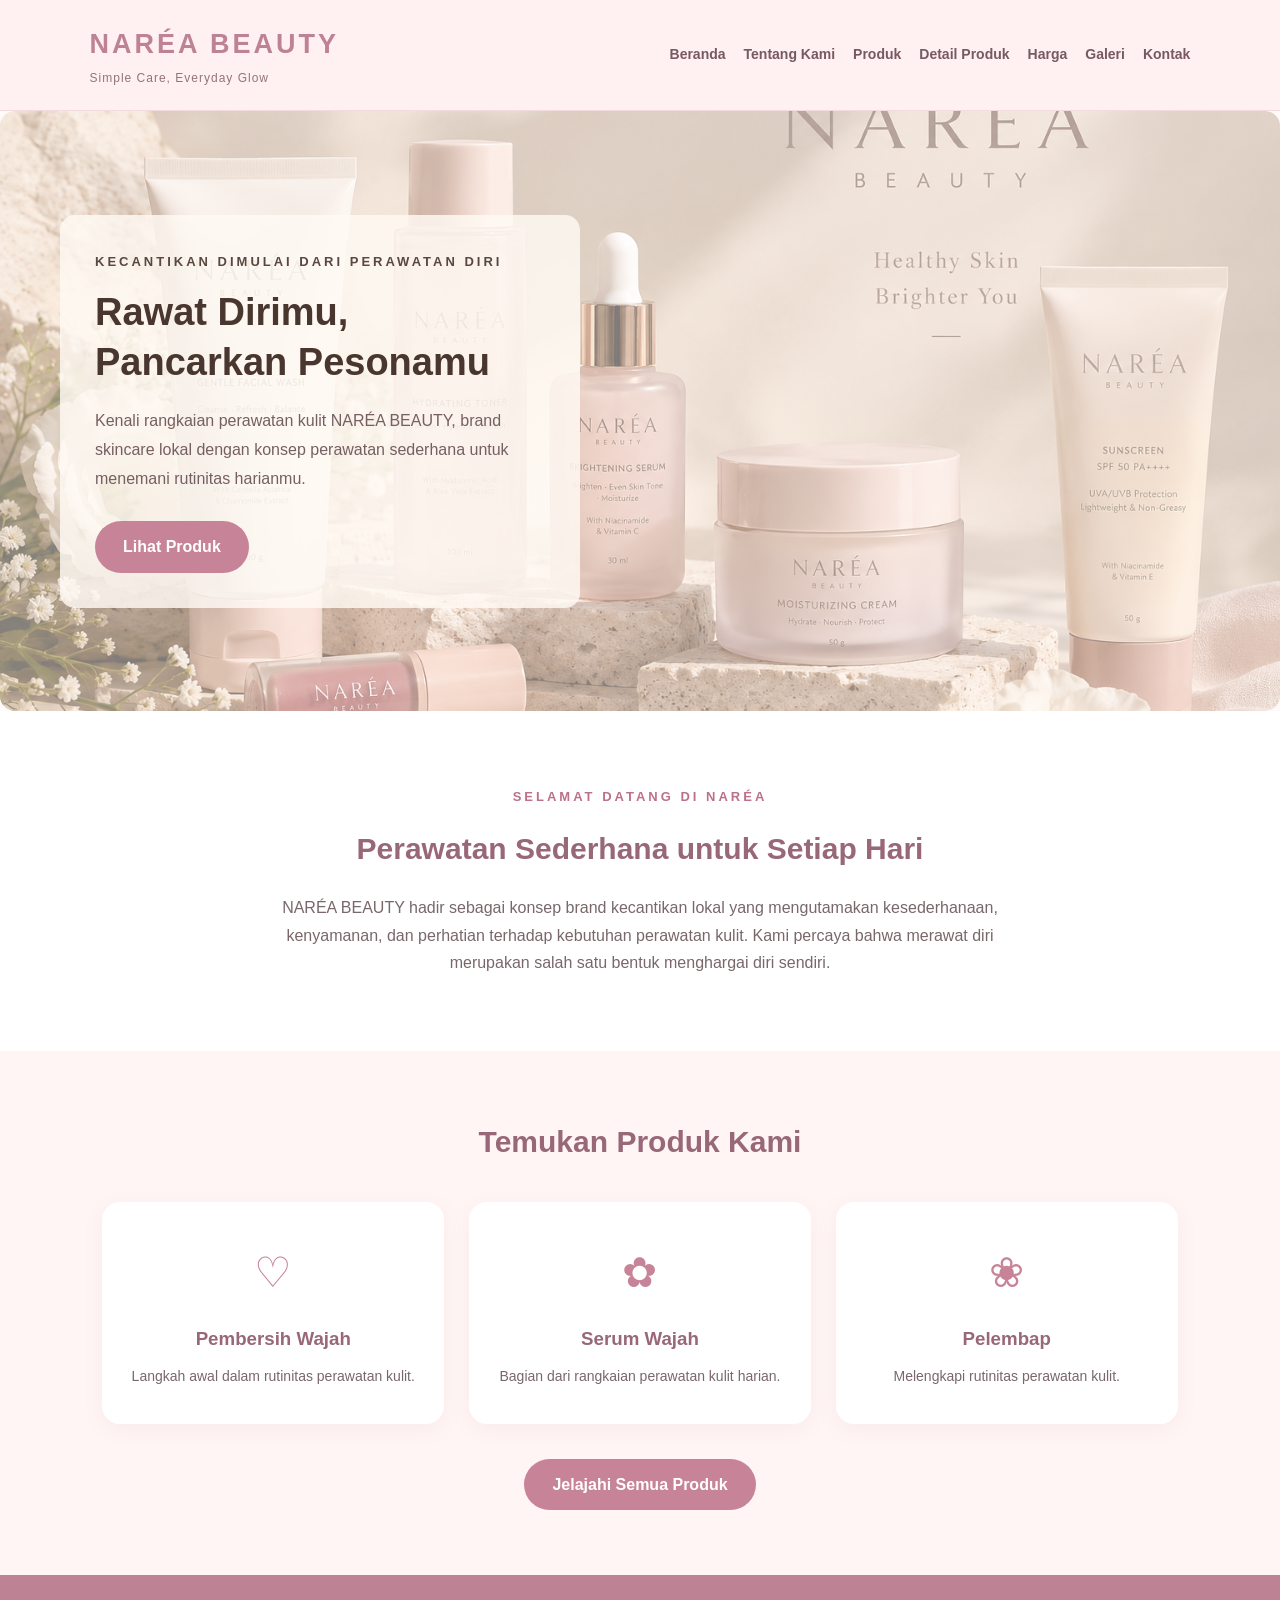
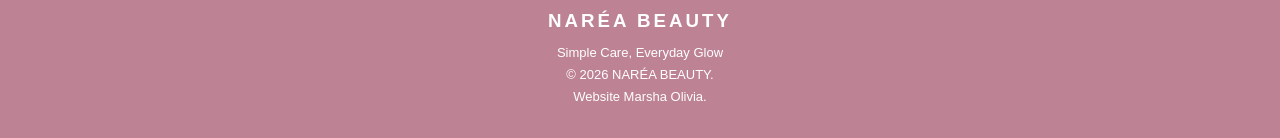
<file: index.html>
<!DOCTYPE html>
<html lang="id">
<head>
    <meta charset="UTF-8">
    <meta name="viewport" content="width=device-width, initial-scale=1.0">
    <title>NARÉA BEAUTY - Skincare Lokal</title>

    <link rel="stylesheet" href="css/style.css">
    <script src="js/script.js" defer></script>
</head>
<body>

    <!-- HEADER -->
    <header id="marsha_header">
        <div class="marsha_logo">
            <h1>NARÉA BEAUTY</h1>
            <p>Simple Care, Everyday Glow</p>
        </div>

        <nav class="marsha_nav">
            <a href="index.html">Beranda</a>
            <a href="tentang.html">Tentang Kami</a>
            <a href="produk.html">Produk</a>
            <a href="detail-produk.html">Detail Produk</a>
            <a href="harga.html">Harga</a>
            <a href="galeri.html">Galeri</a>
            <a href="kontak.html">Kontak</a>
        </nav>
    </header>

    <!-- KONTEN UTAMA -->
    <main>

        <!-- HALAMAN BERANDA -->
        <section id="marsha_hero">
            <div class="marsha_hero_text">

                <p class="marsha_subtitle">
                    KECANTIKAN DIMULAI DARI PERAWATAN DIRI
                </p>

                <h2>Rawat Dirimu, Pancarkan Pesonamu</h2>

                <p>
                    Kenali rangkaian perawatan kulit NARÉA BEAUTY,
                    brand skincare lokal dengan konsep perawatan
                    sederhana untuk menemani rutinitas harianmu.
                </p>

                <a href="produk.html" class="marsha_button">
                    Lihat Produk
                </a>

            </div>

            <div class="marsha_hero_image">
                <div class="marsha_product">
                    <span>✿</span>
                    <h3>NARÉA</h3>
                    <p>BEAUTY COLLECTION</p>
                    <small>Simple Care, Everyday Glow</small>
                </div>
            </div>
        </section>

        <!-- BAGIAN PERKENALAN -->
        <section id="marsha_intro">

            <p class="marsha_subtitle">
                SELAMAT DATANG DI NARÉA
            </p>

            <h2>Perawatan Sederhana untuk Setiap Hari</h2>

            <p>
                NARÉA BEAUTY hadir sebagai konsep brand kecantikan
                lokal yang mengutamakan kesederhanaan, kenyamanan,
                dan perhatian terhadap kebutuhan perawatan kulit.
                Kami percaya bahwa merawat diri merupakan salah
                satu bentuk menghargai diri sendiri.
            </p>

        </section>

        <!-- PRODUK UNGGULAN -->
        <section id="marsha_feature">

            <h2>Temukan Produk Kami</h2>

            <div class="marsha_cards">

                <article class="marsha_card">
                    <div class="marsha_card_icon">♡</div>
                    <h3>Pembersih Wajah</h3>
                    <p>Langkah awal dalam rutinitas perawatan kulit.</p>
                </article>

                <article class="marsha_card">
                    <div class="marsha_card_icon">✿</div>
                    <h3>Serum Wajah</h3>
                    <p>Bagian dari rangkaian perawatan kulit harian.</p>
                </article>

                <article class="marsha_card">
                    <div class="marsha_card_icon">❀</div>
                    <h3>Pelembap</h3>
                    <p>Melengkapi rutinitas perawatan kulit.</p>
                </article>

            </div>

            <a href="produk.html" class="marsha_button">
                Jelajahi Semua Produk
            </a>

        </section>

    </main>

    <!-- FOOTER -->
    <footer id="marsha_footer">

        <h3>NARÉA BEAUTY</h3>
        <p>Simple Care, Everyday Glow</p>

        <p>
            &copy;
            <span id="marsha_year"></span>
            NARÉA BEAUTY.
        </p>

        <p>Website Marsha Olivia.</p>

    </footer>

</body>
</html>
</file>
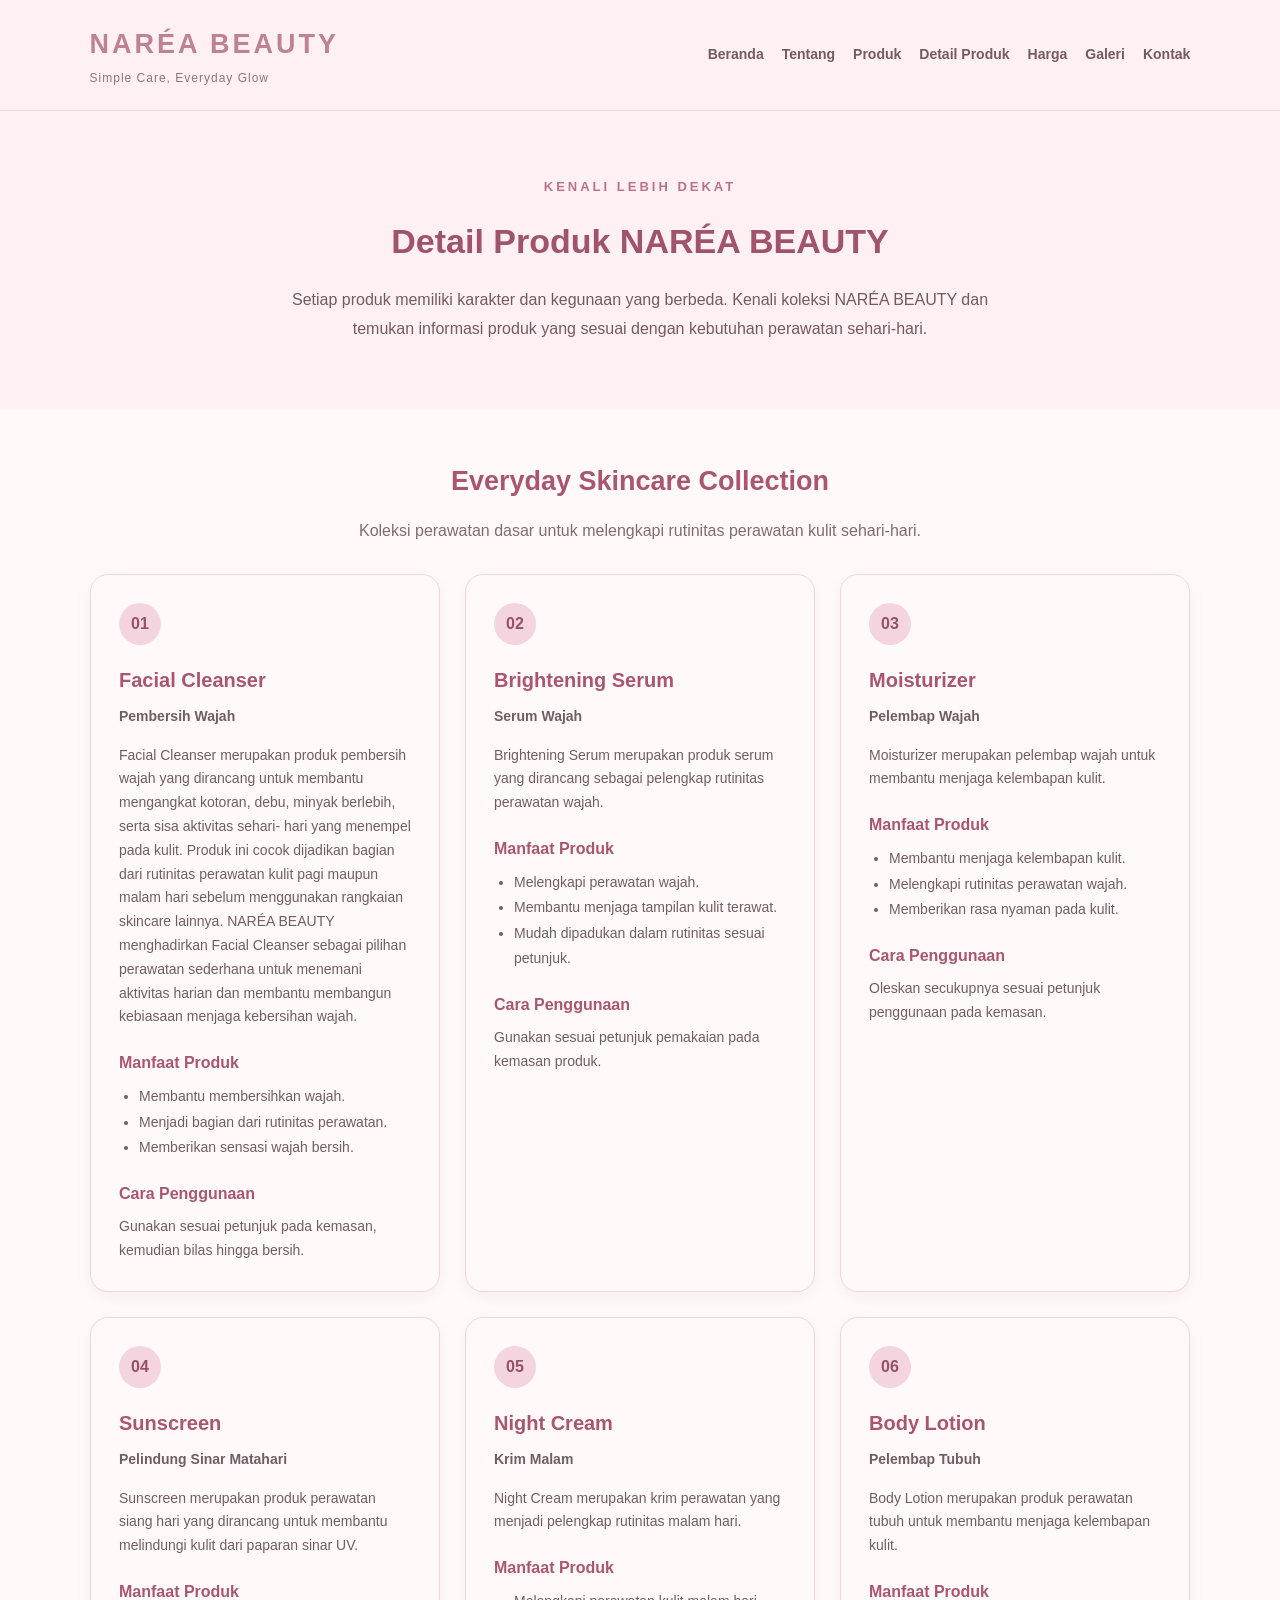
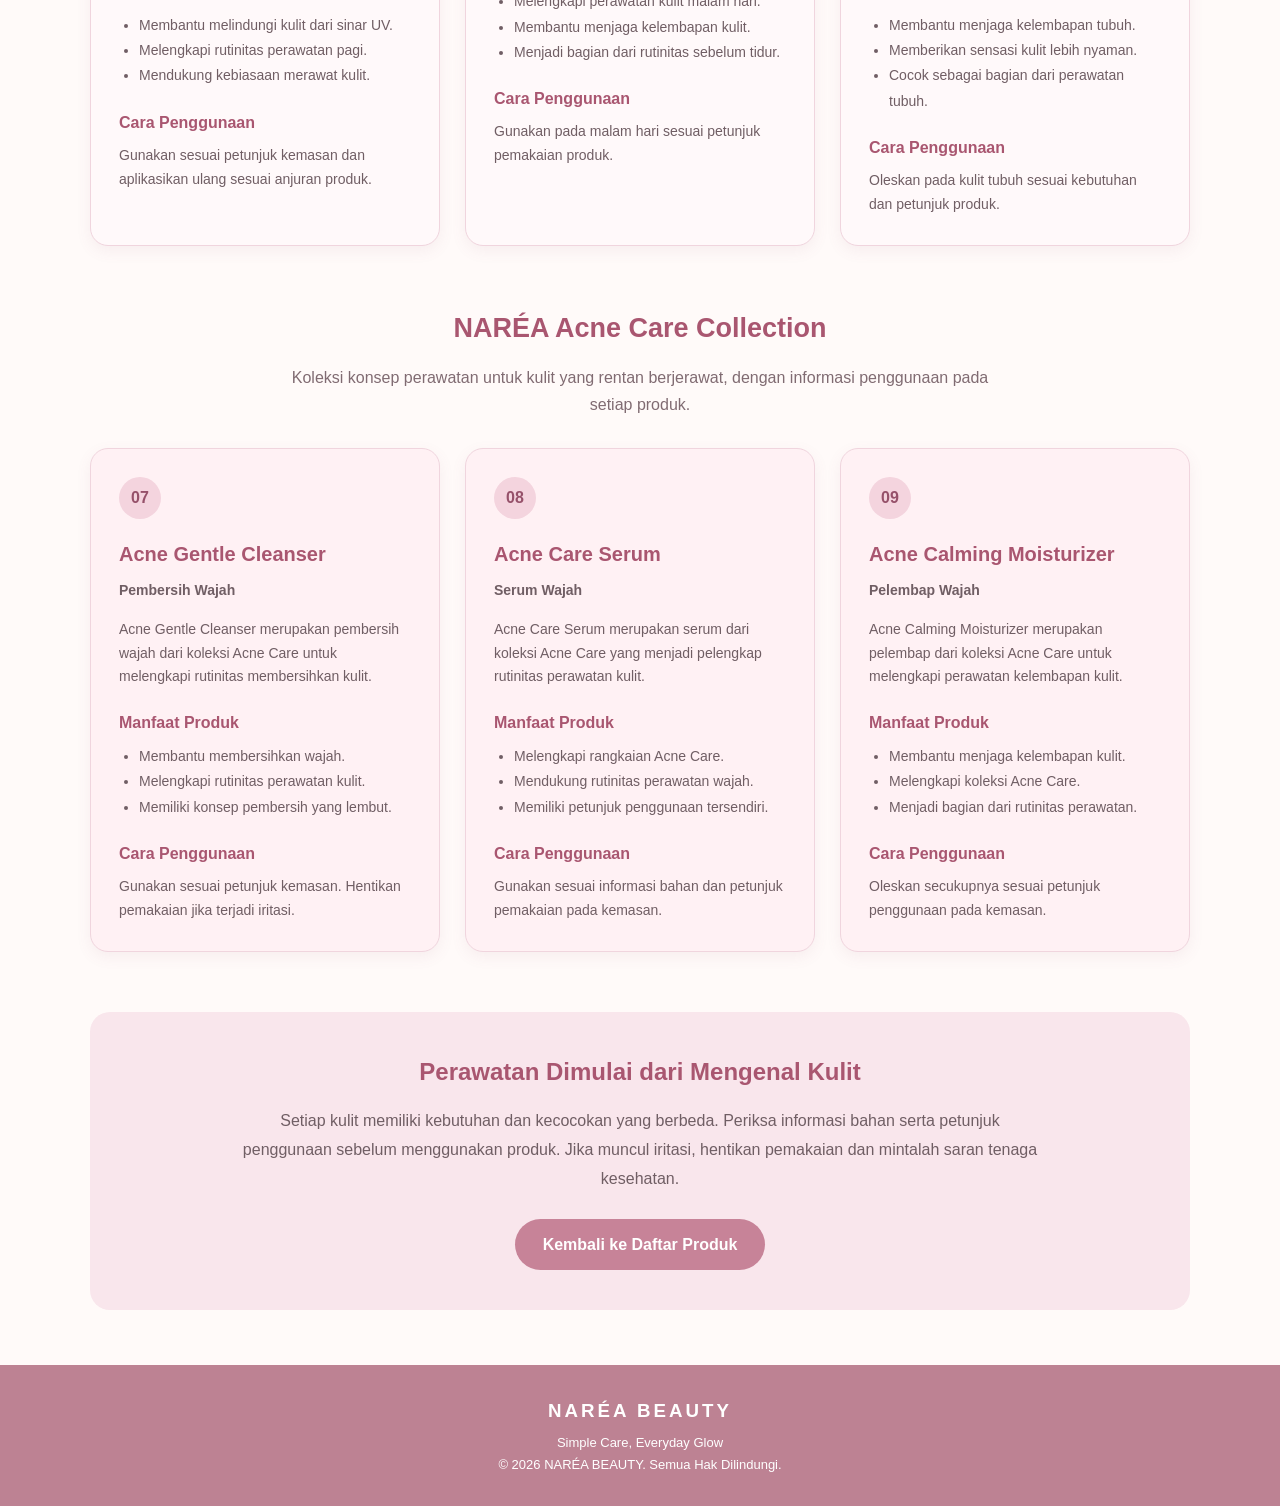
<file: detail-produk.html>
<!DOCTYPE html>
<html lang="id">

<head>
    <meta charset="UTF-8">
    <meta name="viewport" content="width=device-width, initial-scale=1.0">

    <title>Detail Produk - NARÉA BEAUTY</title>

    <link rel="stylesheet" href="css/style.css">
    <script src="js/script.js" defer></script>
</head>

<body>

    <!-- HEADER -->
    <header id="marsha_header">

        <div class="marsha_logo">
            <h1>NARÉA BEAUTY</h1>
            <p>Simple Care, Everyday Glow</p>
        </div>

        <nav class="marsha_nav">
            <a href="index.html">Beranda</a>
            <a href="tentang.html">Tentang</a>
            <a href="produk.html">Produk</a>
            <a href="detail-produk.html">Detail Produk</a>
            <a href="harga.html">Harga</a>
            <a href="galeri.html">Galeri</a>
            <a href="kontak.html">Kontak</a>
        </nav>

    </header>

    <!-- PEMBUKA HALAMAN -->
    <section class="marsha_detail_intro">

        <p class="marsha_subtitle">KENALI LEBIH DEKAT</p>

        <h2>Detail Produk NARÉA BEAUTY</h2>

        <p>
            Setiap produk memiliki karakter dan kegunaan yang berbeda.
            Kenali koleksi NARÉA BEAUTY dan temukan informasi produk
            yang sesuai dengan kebutuhan perawatan sehari-hari.
        </p>

    </section>

    <!-- KONTEN UTAMA -->
    <main class="marsha_detail_container">

        <!-- KOLEKSI PERTAMA -->
        <section class="marsha_detail_section">

            <h2 class="marsha_detail_heading">
                Everyday Skincare Collection
            </h2>

            <p class="marsha_detail_description">
                Koleksi perawatan dasar untuk melengkapi rutinitas
                perawatan kulit sehari-hari.
            </p>

            <div class="marsha_detail_grid">

                <article class="marsha_detail_card">
                    <div class="marsha_detail_number">01</div>
                    <h3>Facial Cleanser</h3>
                    <p class="marsha_detail_category">Pembersih Wajah</p>
                    <p>
                        Facial Cleanser merupakan produk pembersih wajah
                        yang dirancang untuk membantu mengangkat kotoran,
                        debu, minyak berlebih, serta sisa aktivitas sehari-
                        hari yang menempel pada kulit. Produk ini cocok dijadikan bagian
                        dari rutinitas perawatan kulit pagi maupun malam hari
                        sebelum menggunakan rangkaian skincare lainnya.
                        NARÉA BEAUTY menghadirkan Facial Cleanser sebagai pilihan
                        perawatan sederhana untuk menemani aktivitas harian dan
                        membantu membangun kebiasaan menjaga kebersihan wajah.
                    </p>
                    <h4>Manfaat Produk</h4>
                    <ul>
                        <li>Membantu membersihkan wajah.</li>
                        <li>Menjadi bagian dari rutinitas perawatan.</li>
                        <li>Memberikan sensasi wajah bersih.</li>
                    </ul>
                    <h4>Cara Penggunaan</h4>
                    <p>
                        Gunakan sesuai petunjuk pada kemasan,
                        kemudian bilas hingga bersih.
                    </p>
                </article>

                <article class="marsha_detail_card">
                    <div class="marsha_detail_number">02</div>
                    <h3>Brightening Serum</h3>
                    <p class="marsha_detail_category">Serum Wajah</p>
                    <p>
                        Brightening Serum merupakan produk serum
                        yang dirancang sebagai pelengkap rutinitas
                        perawatan wajah.
                    </p>
                    <h4>Manfaat Produk</h4>
                    <ul>
                        <li>Melengkapi perawatan wajah.</li>
                        <li>Membantu menjaga tampilan kulit terawat.</li>
                        <li>Mudah dipadukan dalam rutinitas sesuai petunjuk.</li>
                    </ul>
                    <h4>Cara Penggunaan</h4>
                    <p>
                        Gunakan sesuai petunjuk pemakaian pada
                        kemasan produk.
                    </p>
                </article>

                <article class="marsha_detail_card">
                    <div class="marsha_detail_number">03</div>
                    <h3>Moisturizer</h3>
                    <p class="marsha_detail_category">Pelembap Wajah</p>
                    <p>
                        Moisturizer merupakan pelembap wajah
                        untuk membantu menjaga kelembapan kulit.
                    </p>
                    <h4>Manfaat Produk</h4>
                    <ul>
                        <li>Membantu menjaga kelembapan kulit.</li>
                        <li>Melengkapi rutinitas perawatan wajah.</li>
                        <li>Memberikan rasa nyaman pada kulit.</li>
                    </ul>
                    <h4>Cara Penggunaan</h4>
                    <p>
                        Oleskan secukupnya sesuai petunjuk
                        penggunaan pada kemasan.
                    </p>
                </article>

                <article class="marsha_detail_card">
                    <div class="marsha_detail_number">04</div>
                    <h3>Sunscreen</h3>
                    <p class="marsha_detail_category">Pelindung Sinar Matahari</p>
                    <p>
                        Sunscreen merupakan produk perawatan siang
                        hari yang dirancang untuk membantu melindungi
                        kulit dari paparan sinar UV.
                    </p>
                    <h4>Manfaat Produk</h4>
                    <ul>
                        <li>Membantu melindungi kulit dari sinar UV.</li>
                        <li>Melengkapi rutinitas perawatan pagi.</li>
                        <li>Mendukung kebiasaan merawat kulit.</li>
                    </ul>
                    <h4>Cara Penggunaan</h4>
                    <p>
                        Gunakan sesuai petunjuk kemasan dan
                        aplikasikan ulang sesuai anjuran produk.
                    </p>
                </article>

                <article class="marsha_detail_card">
                    <div class="marsha_detail_number">05</div>
                    <h3>Night Cream</h3>
                    <p class="marsha_detail_category">Krim Malam</p>
                    <p>
                        Night Cream merupakan krim perawatan
                        yang menjadi pelengkap rutinitas malam hari.
                    </p>
                    <h4>Manfaat Produk</h4>
                    <ul>
                        <li>Melengkapi perawatan kulit malam hari.</li>
                        <li>Membantu menjaga kelembapan kulit.</li>
                        <li>Menjadi bagian dari rutinitas sebelum tidur.</li>
                    </ul>
                    <h4>Cara Penggunaan</h4>
                    <p>
                        Gunakan pada malam hari sesuai petunjuk
                        pemakaian produk.
                    </p>
                </article>

                <article class="marsha_detail_card">
                    <div class="marsha_detail_number">06</div>
                    <h3>Body Lotion</h3>
                    <p class="marsha_detail_category">Pelembap Tubuh</p>
                    <p>
                        Body Lotion merupakan produk perawatan
                        tubuh untuk membantu menjaga kelembapan kulit.
                    </p>
                    <h4>Manfaat Produk</h4>
                    <ul>
                        <li>Membantu menjaga kelembapan tubuh.</li>
                        <li>Memberikan sensasi kulit lebih nyaman.</li>
                        <li>Cocok sebagai bagian dari perawatan tubuh.</li>
                    </ul>
                    <h4>Cara Penggunaan</h4>
                    <p>
                        Oleskan pada kulit tubuh sesuai kebutuhan
                        dan petunjuk produk.
                    </p>
                </article>

            </div>

        </section>

        <!-- KOLEKSI KEDUA -->
        <section class="marsha_detail_section">

            <h2 class="marsha_detail_heading">
                NARÉA Acne Care Collection
            </h2>

            <p class="marsha_detail_description">
                Koleksi konsep perawatan untuk kulit yang rentan
                berjerawat, dengan informasi penggunaan pada setiap produk.
            </p>

            <div class="marsha_detail_grid">

                <article class="marsha_detail_card marsha_acne_card">
                    <div class="marsha_detail_number">07</div>
                    <h3>Acne Gentle Cleanser</h3>
                    <p class="marsha_detail_category">Pembersih Wajah</p>
                    <p>
                        Acne Gentle Cleanser merupakan pembersih
                        wajah dari koleksi Acne Care untuk melengkapi
                        rutinitas membersihkan kulit.
                    </p>
                    <h4>Manfaat Produk</h4>
                    <ul>
                        <li>Membantu membersihkan wajah.</li>
                        <li>Melengkapi rutinitas perawatan kulit.</li>
                        <li>Memiliki konsep pembersih yang lembut.</li>
                    </ul>
                    <h4>Cara Penggunaan</h4>
                    <p>
                        Gunakan sesuai petunjuk kemasan.
                        Hentikan pemakaian jika terjadi iritasi.
                    </p>
                </article>

                <article class="marsha_detail_card marsha_acne_card">
                    <div class="marsha_detail_number">08</div>
                    <h3>Acne Care Serum</h3>
                    <p class="marsha_detail_category">Serum Wajah</p>
                    <p>
                        Acne Care Serum merupakan serum dari
                        koleksi Acne Care yang menjadi pelengkap
                        rutinitas perawatan kulit.
                    </p>
                    <h4>Manfaat Produk</h4>
                    <ul>
                        <li>Melengkapi rangkaian Acne Care.</li>
                        <li>Mendukung rutinitas perawatan wajah.</li>
                        <li>Memiliki petunjuk penggunaan tersendiri.</li>
                    </ul>
                    <h4>Cara Penggunaan</h4>
                    <p>
                        Gunakan sesuai informasi bahan dan
                        petunjuk pemakaian pada kemasan.
                    </p>
                </article>

                <article class="marsha_detail_card marsha_acne_card">
                    <div class="marsha_detail_number">09</div>
                    <h3>Acne Calming Moisturizer</h3>
                    <p class="marsha_detail_category">Pelembap Wajah</p>
                    <p>
                        Acne Calming Moisturizer merupakan
                        pelembap dari koleksi Acne Care untuk
                        melengkapi perawatan kelembapan kulit.
                    </p>
                    <h4>Manfaat Produk</h4>
                    <ul>
                        <li>Membantu menjaga kelembapan kulit.</li>
                        <li>Melengkapi koleksi Acne Care.</li>
                        <li>Menjadi bagian dari rutinitas perawatan.</li>
                    </ul>
                    <h4>Cara Penggunaan</h4>
                    <p>
                        Oleskan secukupnya sesuai petunjuk
                        penggunaan pada kemasan.
                    </p>
                </article>

            </div>

        </section>

        <!-- CATATAN -->
        <section class="marsha_detail_note">

            <h2>Perawatan Dimulai dari Mengenal Kulit</h2>

            <p>
                Setiap kulit memiliki kebutuhan dan kecocokan yang berbeda.
                Periksa informasi bahan serta petunjuk penggunaan sebelum
                menggunakan produk. Jika muncul iritasi, hentikan pemakaian
                dan mintalah saran tenaga kesehatan.
            </p>

            <a href="produk.html" class="marsha_button">
                Kembali ke Daftar Produk
            </a>

        </section>

    </main>

    <!-- FOOTER -->
    <footer id="marsha_footer">

        <h3>NARÉA BEAUTY</h3>

        <p>Simple Care, Everyday Glow</p>

        <p>
            &copy; <span id="marsha_year"></span>
            NARÉA BEAUTY. Semua Hak Dilindungi.
        </p>

    </footer>

</body>
</html>
</file>
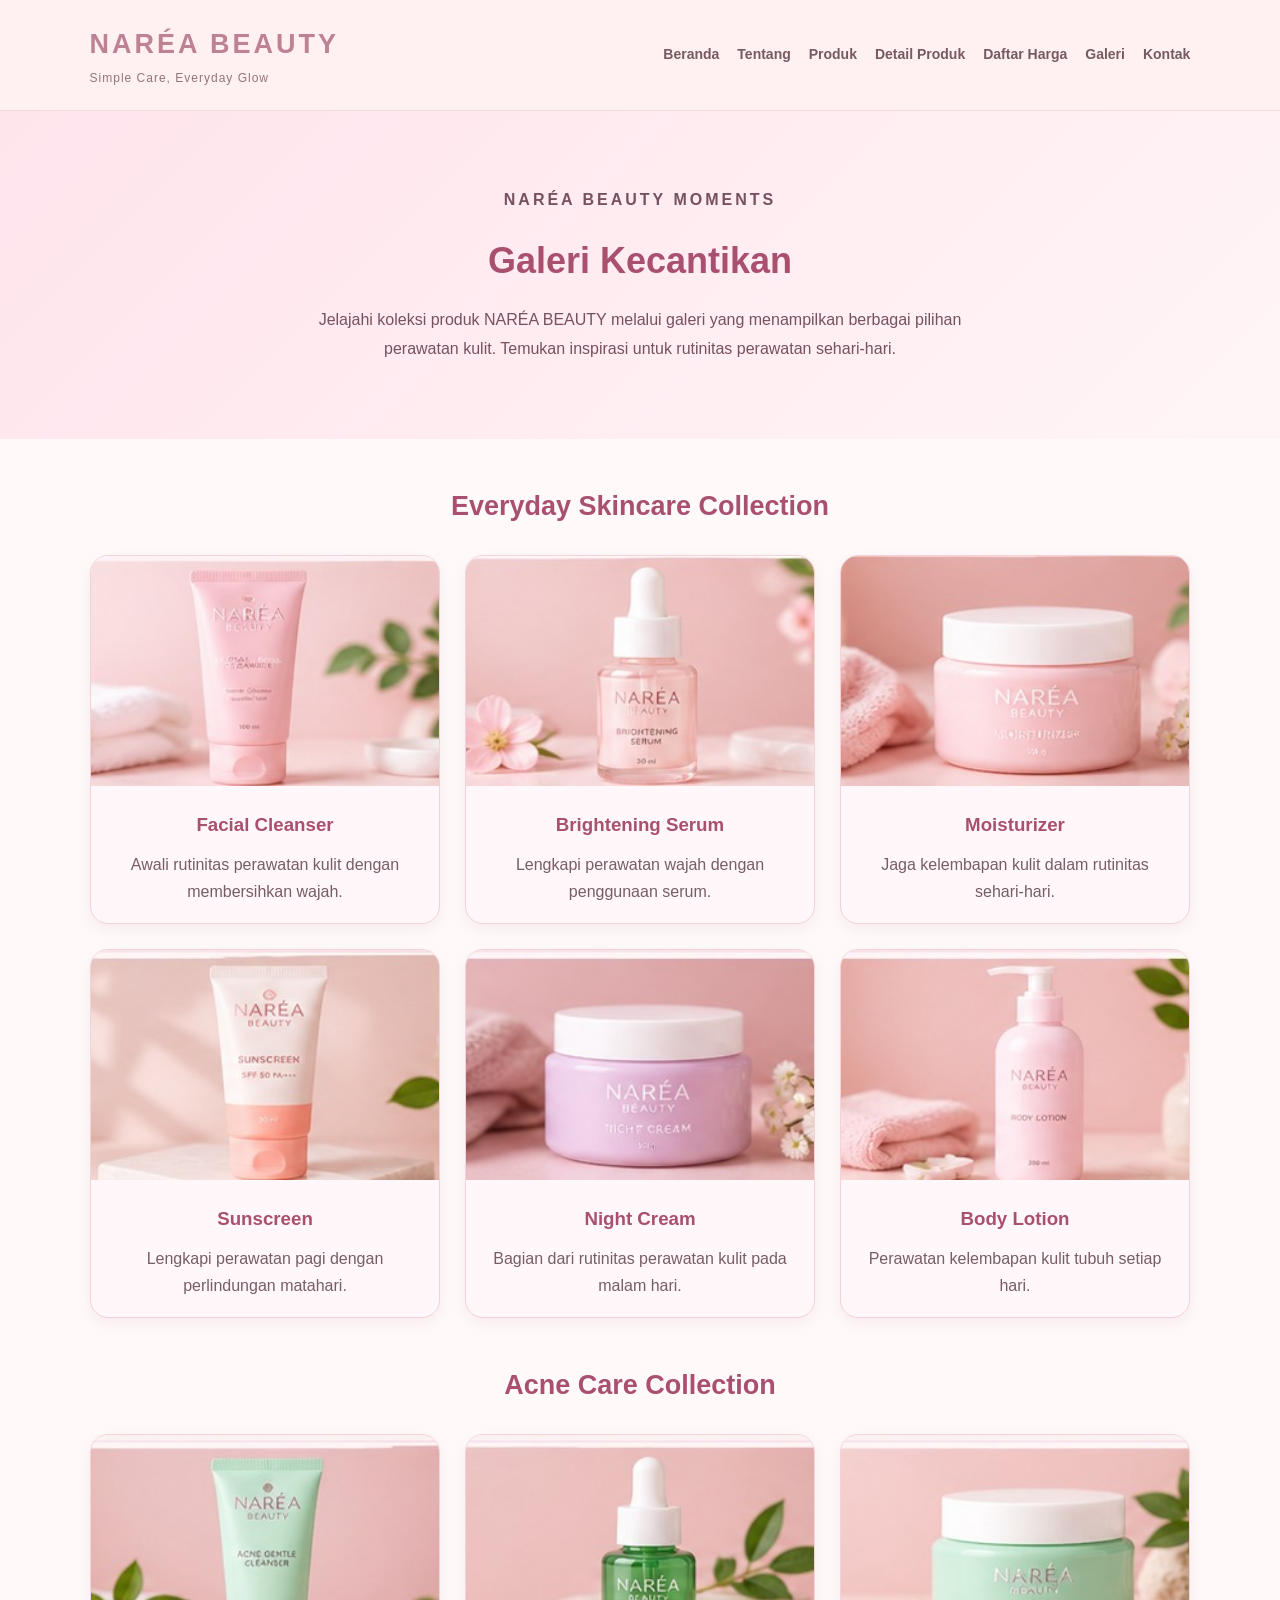
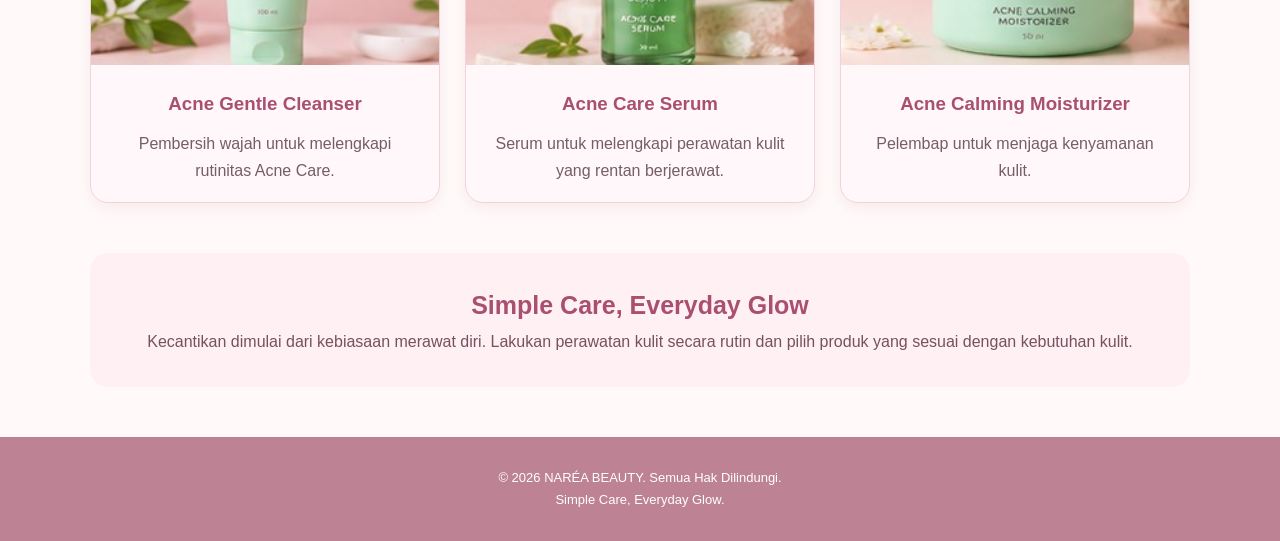
<file: galeri.html>
<!DOCTYPE html>
<html lang="id">
<head>
    <meta charset="UTF-8">
    <meta name="viewport" content="width=device-width, initial-scale=1.0">
    <title>Galeri - NARÉA BEAUTY</title>

    <link rel="stylesheet" href="css/style.css">
    <script src="js/script.js" defer></script>
</head>
<body>

    <header id="marsha_header">
        <div class="marsha_logo">
            <h1>NARÉA BEAUTY</h1>
            <p>Simple Care, Everyday Glow</p>
        </div>

        <nav class="marsha_nav">
            <a href="index.html">Beranda</a>
            <a href="tentang.html">Tentang</a>
            <a href="produk.html">Produk</a>
            <a href="detail-produk.html">Detail Produk</a>
            <a href="harga.html">Daftar Harga</a>
            <a href="galeri.html" class="marsha_active">Galeri</a>
            <a href="kontak.html">Kontak</a>
        </nav>
    </header>

    <main>
        <section class="marsha_gallery_intro">
            <p class="marsha_gallery_label">NARÉA BEAUTY MOMENTS</p>
            <h2>Galeri Kecantikan</h2>
            <p>
                Jelajahi koleksi produk NARÉA BEAUTY melalui galeri
                yang menampilkan berbagai pilihan perawatan kulit.
                Temukan inspirasi untuk rutinitas perawatan sehari-hari.
            </p>
        </section>

        <section class="marsha_gallery_container">

            <h2 class="marsha_gallery_heading">Everyday Skincare Collection</h2>

            <div class="marsha_gallery_grid">

                <article class="marsha_gallery_card">
                    <img src="images/galeri-1.jpg" alt="Facial Cleanser">
                    <div>
                        <h3>Facial Cleanser</h3>
                        <p>Awali rutinitas perawatan kulit dengan membersihkan wajah.</p>
                    </div>
                </article>

                <article class="marsha_gallery_card">
                    <img src="images/galeri-2.jpg" alt="Brightening Serum">
                    <div>
                        <h3>Brightening Serum</h3>
                        <p>Lengkapi perawatan wajah dengan penggunaan serum.</p>
                    </div>
                </article>

                <article class="marsha_gallery_card">
                    <img src="images/galeri-3.jpg" alt="Moisturizer">
                    <div>
                        <h3>Moisturizer</h3>
                        <p>Jaga kelembapan kulit dalam rutinitas sehari-hari.</p>
                    </div>
                </article>

                <article class="marsha_gallery_card">
                    <img src="images/galeri-4.jpg" alt="Sunscreen">
                    <div>
                        <h3>Sunscreen</h3>
                        <p>Lengkapi perawatan pagi dengan perlindungan matahari.</p>
                    </div>
                </article>

                <article class="marsha_gallery_card">
                    <img src="images/galeri-5.jpg" alt="Night Cream">
                    <div>
                        <h3>Night Cream</h3>
                        <p>Bagian dari rutinitas perawatan kulit pada malam hari.</p>
                    </div>
                </article>

                <article class="marsha_gallery_card">
                    <img src="images/galeri-6.jpg" alt="Body Lotion">
                    <div>
                        <h3>Body Lotion</h3>
                        <p>Perawatan kelembapan kulit tubuh setiap hari.</p>
                    </div>
                </article>

            </div>

            <h2 class="marsha_gallery_heading">Acne Care Collection</h2>

            <div class="marsha_gallery_grid">

                <article class="marsha_gallery_card">
                    <img src="images/galeri-7.jpg" alt="Acne Gentle Cleanser">
                    <div>
                        <h3>Acne Gentle Cleanser</h3>
                        <p>Pembersih wajah untuk melengkapi rutinitas Acne Care.</p>
                    </div>
                </article>

                <article class="marsha_gallery_card">
                    <img src="images/galeri-8.jpg" alt="Acne Care Serum">
                    <div>
                        <h3>Acne Care Serum</h3>
                        <p>Serum untuk melengkapi perawatan kulit yang rentan berjerawat.</p>
                    </div>
                </article>

                <article class="marsha_gallery_card">
                    <img src="images/galeri-9.jpg" alt="Acne Calming Moisturizer">
                    <div>
                        <h3>Acne Calming Moisturizer</h3>
                        <p>Pelembap untuk menjaga kenyamanan kulit.</p>
                    </div>
                </article>

            </div>

            <div class="marsha_gallery_quote">
                <h3>Simple Care, Everyday Glow</h3>
                <p>
                    Kecantikan dimulai dari kebiasaan merawat diri.
                    Lakukan perawatan kulit secara rutin dan pilih
                    produk yang sesuai dengan kebutuhan kulit.
                </p>
            </div>

        </section>
    </main>

    <footer id="marsha_footer">
        <p>&copy; <span id="marsha_year"></span> NARÉA BEAUTY. Semua Hak Dilindungi.</p>
        <p>Simple Care, Everyday Glow.</p>
    </footer>

</body>
</html>
</file>
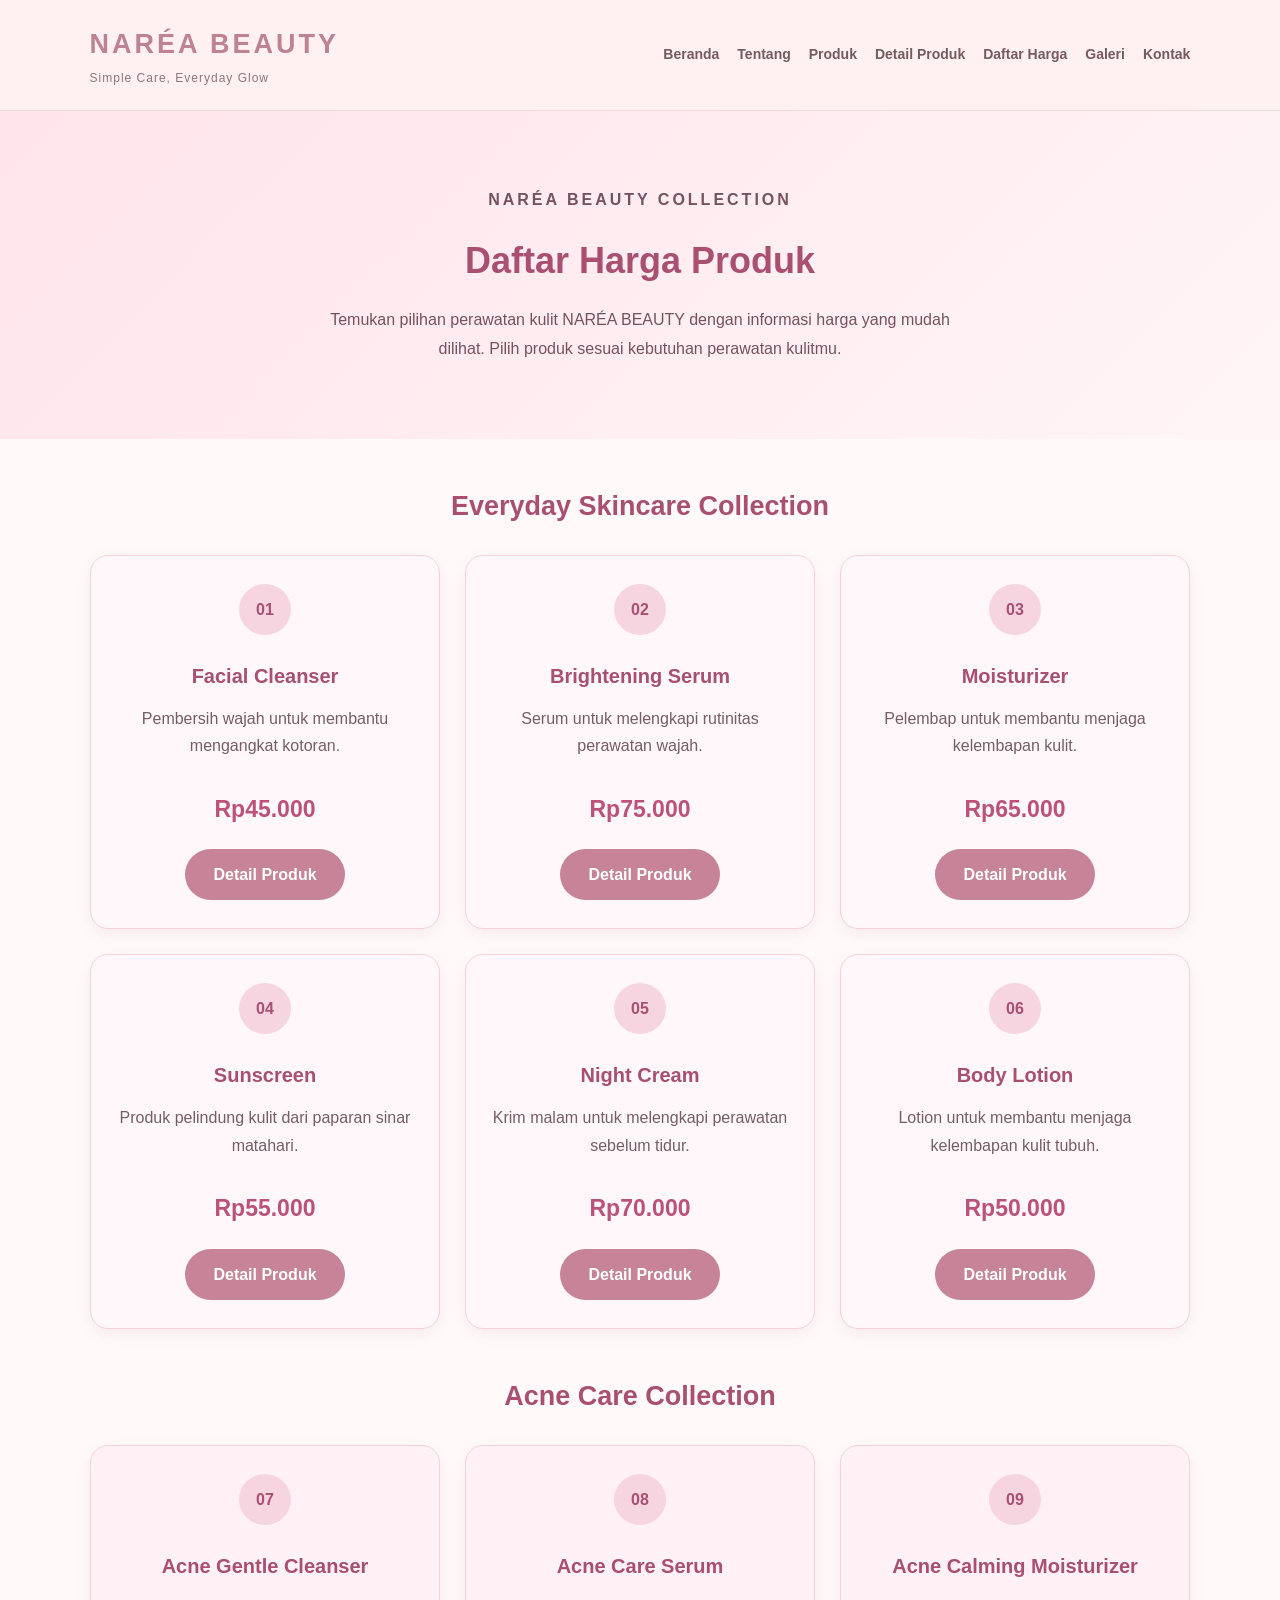
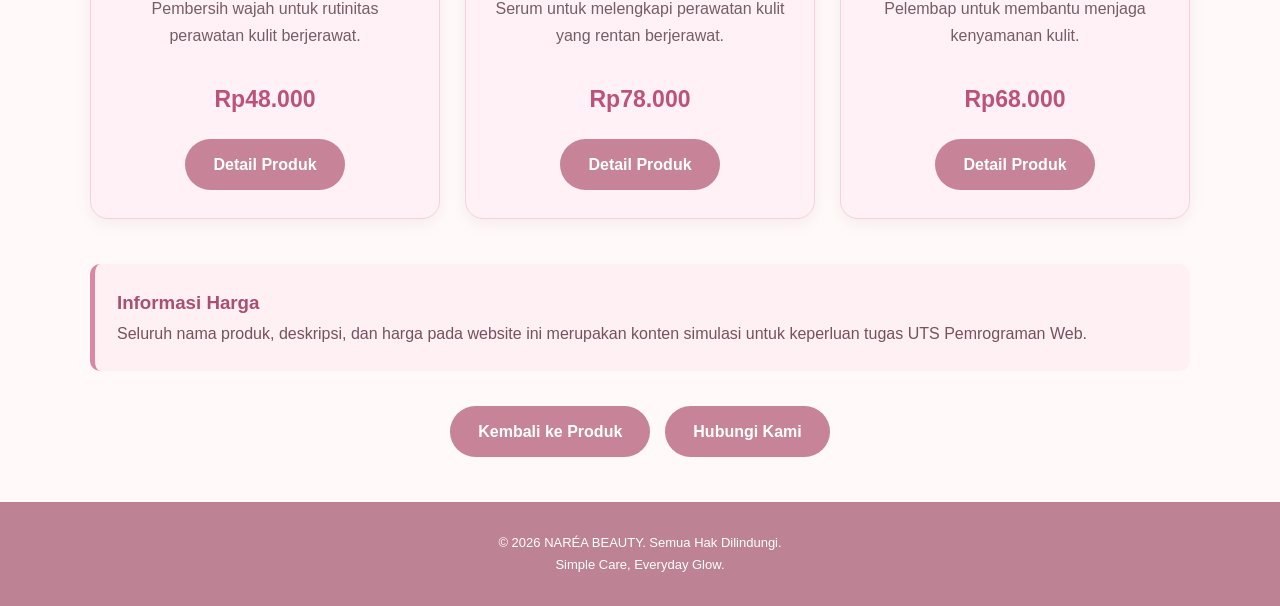
<file: harga.html>
<!DOCTYPE html>
<html lang="id">
<head>
    <meta charset="UTF-8">
    <meta name="viewport" content="width=device-width, initial-scale=1.0">
    <title>Daftar Harga - NARÉA BEAUTY</title>

    <link rel="stylesheet" href="css/style.css">
    <script src="js/script.js" defer></script>
</head>
<body>

    <header id="marsha_header">
        <div class="marsha_logo">
            <h1>NARÉA BEAUTY</h1>
            <p>Simple Care, Everyday Glow</p>
        </div>

        <nav class="marsha_nav">
            <a href="index.html">Beranda</a>
            <a href="tentang.html">Tentang</a>
            <a href="produk.html">Produk</a>
            <a href="detail-produk.html">Detail Produk</a>
            <a href="harga.html" class="marsha_active">Daftar Harga</a>
            <a href="galeri.html">Galeri</a>
            <a href="kontak.html">Kontak</a>
        </nav>
    </header>

    <main>
        <section class="marsha_price_intro">
            <p class="marsha_price_label">NARÉA BEAUTY COLLECTION</p>
            <h2>Daftar Harga Produk</h2>
            <p>
                Temukan pilihan perawatan kulit NARÉA BEAUTY
                dengan informasi harga yang mudah dilihat.
                Pilih produk sesuai kebutuhan perawatan kulitmu.
            </p>
        </section>

        <section class="marsha_price_container">
            <h2 class="marsha_price_heading">Everyday Skincare Collection</h2>

            <div class="marsha_price_grid">

                <article class="marsha_price_card">
                    <span class="marsha_price_icon">01</span>
                    <h3>Facial Cleanser</h3>
                    <p>Pembersih wajah untuk membantu mengangkat kotoran.</p>
                    <strong>Rp45.000</strong>
                    <a href="detail-produk.html" class="marsha_button">Detail Produk</a>
                </article>

                <article class="marsha_price_card">
                    <span class="marsha_price_icon">02</span>
                    <h3>Brightening Serum</h3>
                    <p>Serum untuk melengkapi rutinitas perawatan wajah.</p>
                    <strong>Rp75.000</strong>
                    <a href="detail-produk.html" class="marsha_button">Detail Produk</a>
                </article>

                <article class="marsha_price_card">
                    <span class="marsha_price_icon">03</span>
                    <h3>Moisturizer</h3>
                    <p>Pelembap untuk membantu menjaga kelembapan kulit.</p>
                    <strong>Rp65.000</strong>
                    <a href="detail-produk.html" class="marsha_button">Detail Produk</a>
                </article>

                <article class="marsha_price_card">
                    <span class="marsha_price_icon">04</span>
                    <h3>Sunscreen</h3>
                    <p>Produk pelindung kulit dari paparan sinar matahari.</p>
                    <strong>Rp55.000</strong>
                    <a href="detail-produk.html" class="marsha_button">Detail Produk</a>
                </article>

                <article class="marsha_price_card">
                    <span class="marsha_price_icon">05</span>
                    <h3>Night Cream</h3>
                    <p>Krim malam untuk melengkapi perawatan sebelum tidur.</p>
                    <strong>Rp70.000</strong>
                    <a href="detail-produk.html" class="marsha_button">Detail Produk</a>
                </article>

                <article class="marsha_price_card">
                    <span class="marsha_price_icon">06</span>
                    <h3>Body Lotion</h3>
                    <p>Lotion untuk membantu menjaga kelembapan kulit tubuh.</p>
                    <strong>Rp50.000</strong>
                    <a href="detail-produk.html" class="marsha_button">Detail Produk</a>
                </article>

            </div>

            <h2 class="marsha_price_heading">Acne Care Collection</h2>

            <div class="marsha_price_grid">

                <article class="marsha_price_card marsha_price_acne">
                    <span class="marsha_price_icon">07</span>
                    <h3>Acne Gentle Cleanser</h3>
                    <p>Pembersih wajah untuk rutinitas perawatan kulit berjerawat.</p>
                    <strong>Rp48.000</strong>
                    <a href="detail-produk.html" class="marsha_button">Detail Produk</a>
                </article>

                <article class="marsha_price_card marsha_price_acne">
                    <span class="marsha_price_icon">08</span>
                    <h3>Acne Care Serum</h3>
                    <p>Serum untuk melengkapi perawatan kulit yang rentan berjerawat.</p>
                    <strong>Rp78.000</strong>
                    <a href="detail-produk.html" class="marsha_button">Detail Produk</a>
                </article>

                <article class="marsha_price_card marsha_price_acne">
                    <span class="marsha_price_icon">09</span>
                    <h3>Acne Calming Moisturizer</h3>
                    <p>Pelembap untuk membantu menjaga kenyamanan kulit.</p>
                    <strong>Rp68.000</strong>
                    <a href="detail-produk.html" class="marsha_button">Detail Produk</a>
                </article>

            </div>

            <div class="marsha_price_note">
                <h3>Informasi Harga</h3>
                <p>
                    Seluruh nama produk, deskripsi, dan harga pada website
                    ini merupakan konten simulasi untuk keperluan tugas UTS
                    Pemrograman Web.
                </p>
            </div>

            <div class="marsha_price_back">
                <a href="produk.html" class="marsha_button">Kembali ke Produk</a>
                <a href="kontak.html" class="marsha_button">Hubungi Kami</a>
            </div>
        </section>
    </main>

    <footer id="marsha_footer">
        <p>&copy; <span id="marsha_year"></span> NARÉA BEAUTY. Semua Hak Dilindungi.</p>
        <p>Simple Care, Everyday Glow.</p>
    </footer>

</body>
</html>
</file>
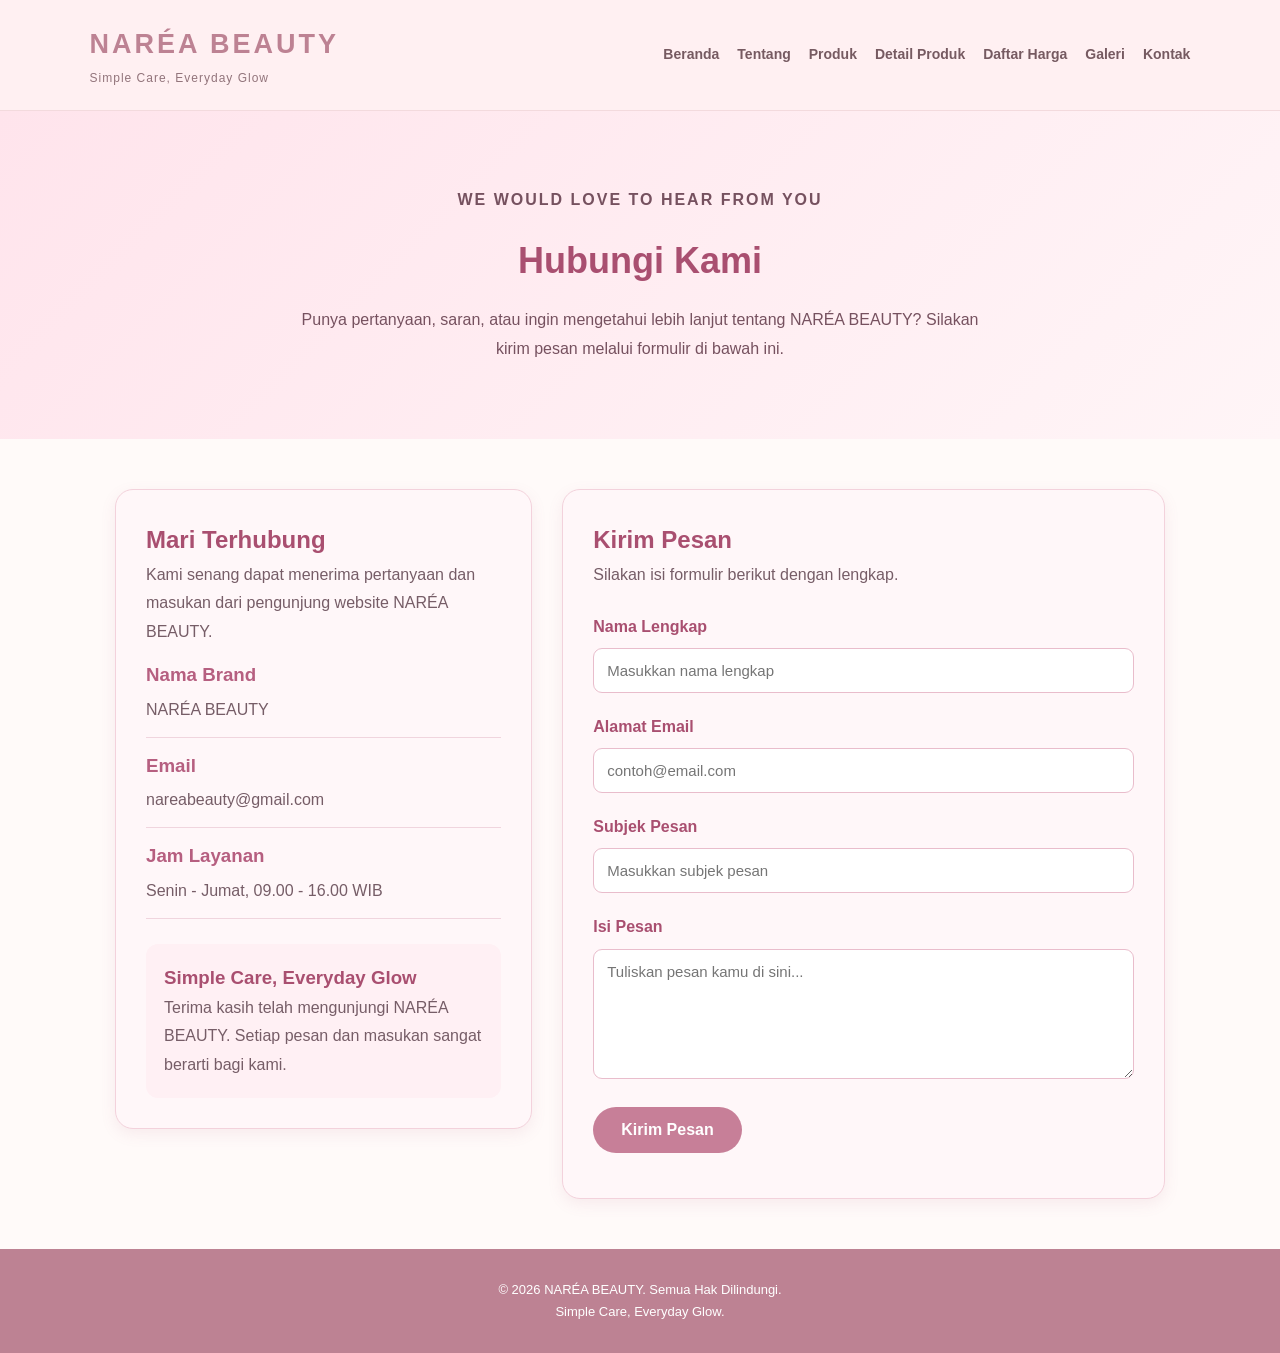
<file: kontak.html>
<!DOCTYPE html>
<html lang="id">
<head>
    <meta charset="UTF-8">
    <meta name="viewport" content="width=device-width, initial-scale=1.0">
    <title>Kontak - NARÉA BEAUTY</title>

    <link rel="stylesheet" href="css/style.css">
    <script src="js/script.js" defer></script>
</head>
<body>

    <header id="marsha_header">
        <div class="marsha_logo">
            <h1>NARÉA BEAUTY</h1>
            <p>Simple Care, Everyday Glow</p>
        </div>

        <nav class="marsha_nav">
            <a href="index.html">Beranda</a>
            <a href="tentang.html">Tentang</a>
            <a href="produk.html">Produk</a>
            <a href="detail-produk.html">Detail Produk</a>
            <a href="harga.html">Daftar Harga</a>
            <a href="galeri.html">Galeri</a>
            <a href="kontak.html" class="marsha_active">Kontak</a>
        </nav>
    </header>

    <main>
        <section class="marsha_contact_intro">
            <p class="marsha_contact_label">WE WOULD LOVE TO HEAR FROM YOU</p>
            <h2>Hubungi Kami</h2>
            <p>
                Punya pertanyaan, saran, atau ingin mengetahui lebih
                lanjut tentang NARÉA BEAUTY? Silakan kirim pesan melalui
                formulir di bawah ini.
            </p>
        </section>

        <section class="marsha_contact_container">

            <div class="marsha_contact_info">
                <h2>Mari Terhubung</h2>
                <p>
                    Kami senang dapat menerima pertanyaan dan masukan
                    dari pengunjung website NARÉA BEAUTY.
                </p>

                <div class="marsha_contact_item">
                    <h3>Nama Brand</h3>
                    <p>NARÉA BEAUTY</p>
                </div>

                <div class="marsha_contact_item">
                    <h3>Email</h3>
                    <p>nareabeauty@gmail.com</p>
                </div>

                <div class="marsha_contact_item">
                    <h3>Jam Layanan</h3>
                    <p>Senin - Jumat, 09.00 - 16.00 WIB</p>
                </div>

                <div class="marsha_contact_message">
                    <h3>Simple Care, Everyday Glow</h3>
                    <p>
                        Terima kasih telah mengunjungi NARÉA BEAUTY.
                        Setiap pesan dan masukan sangat berarti bagi kami.
                    </p>
                </div>
            </div>

            <div class="marsha_contact_form_box">
                <h2>Kirim Pesan</h2>
                <p class="marsha_contact_description">
                    Silakan isi formulir berikut dengan lengkap.
                </p>

                <form id="marsha_contact_form">

                    <div class="marsha_form_group">
                        <label for="marsha_nama">Nama Lengkap</label>
                        <input
                            type="text"
                            id="marsha_nama"
                            name="nama"
                            placeholder="Masukkan nama lengkap"
                            required>
                    </div>

                    <div class="marsha_form_group">
                        <label for="marsha_email">Alamat Email</label>
                        <input
                            type="email"
                            id="marsha_email"
                            name="email"
                            placeholder="contoh@email.com"
                            required>
                    </div>

                    <div class="marsha_form_group">
                        <label for="marsha_subjek">Subjek Pesan</label>
                        <input
                            type="text"
                            id="marsha_subjek"
                            name="subjek"
                            placeholder="Masukkan subjek pesan"
                            required>
                    </div>

                    <div class="marsha_form_group">
                        <label for="marsha_pesan">Isi Pesan</label>
                        <textarea
                            id="marsha_pesan"
                            name="pesan"
                            rows="6"
                            placeholder="Tuliskan pesan kamu di sini..."
                            required></textarea>
                    </div>

                    <button type="submit" class="marsha_contact_button">
                        Kirim Pesan
                    </button>

                    <p id="marsha_form_result" role="status"></p>

                </form>
            </div>

        </section>
    </main>

    <footer id="marsha_footer">
        <p>&copy; <span id="marsha_year"></span> NARÉA BEAUTY. Semua Hak Dilindungi.</p>
        <p>Simple Care, Everyday Glow.</p>
    </footer>

</body>
</html>
</file>
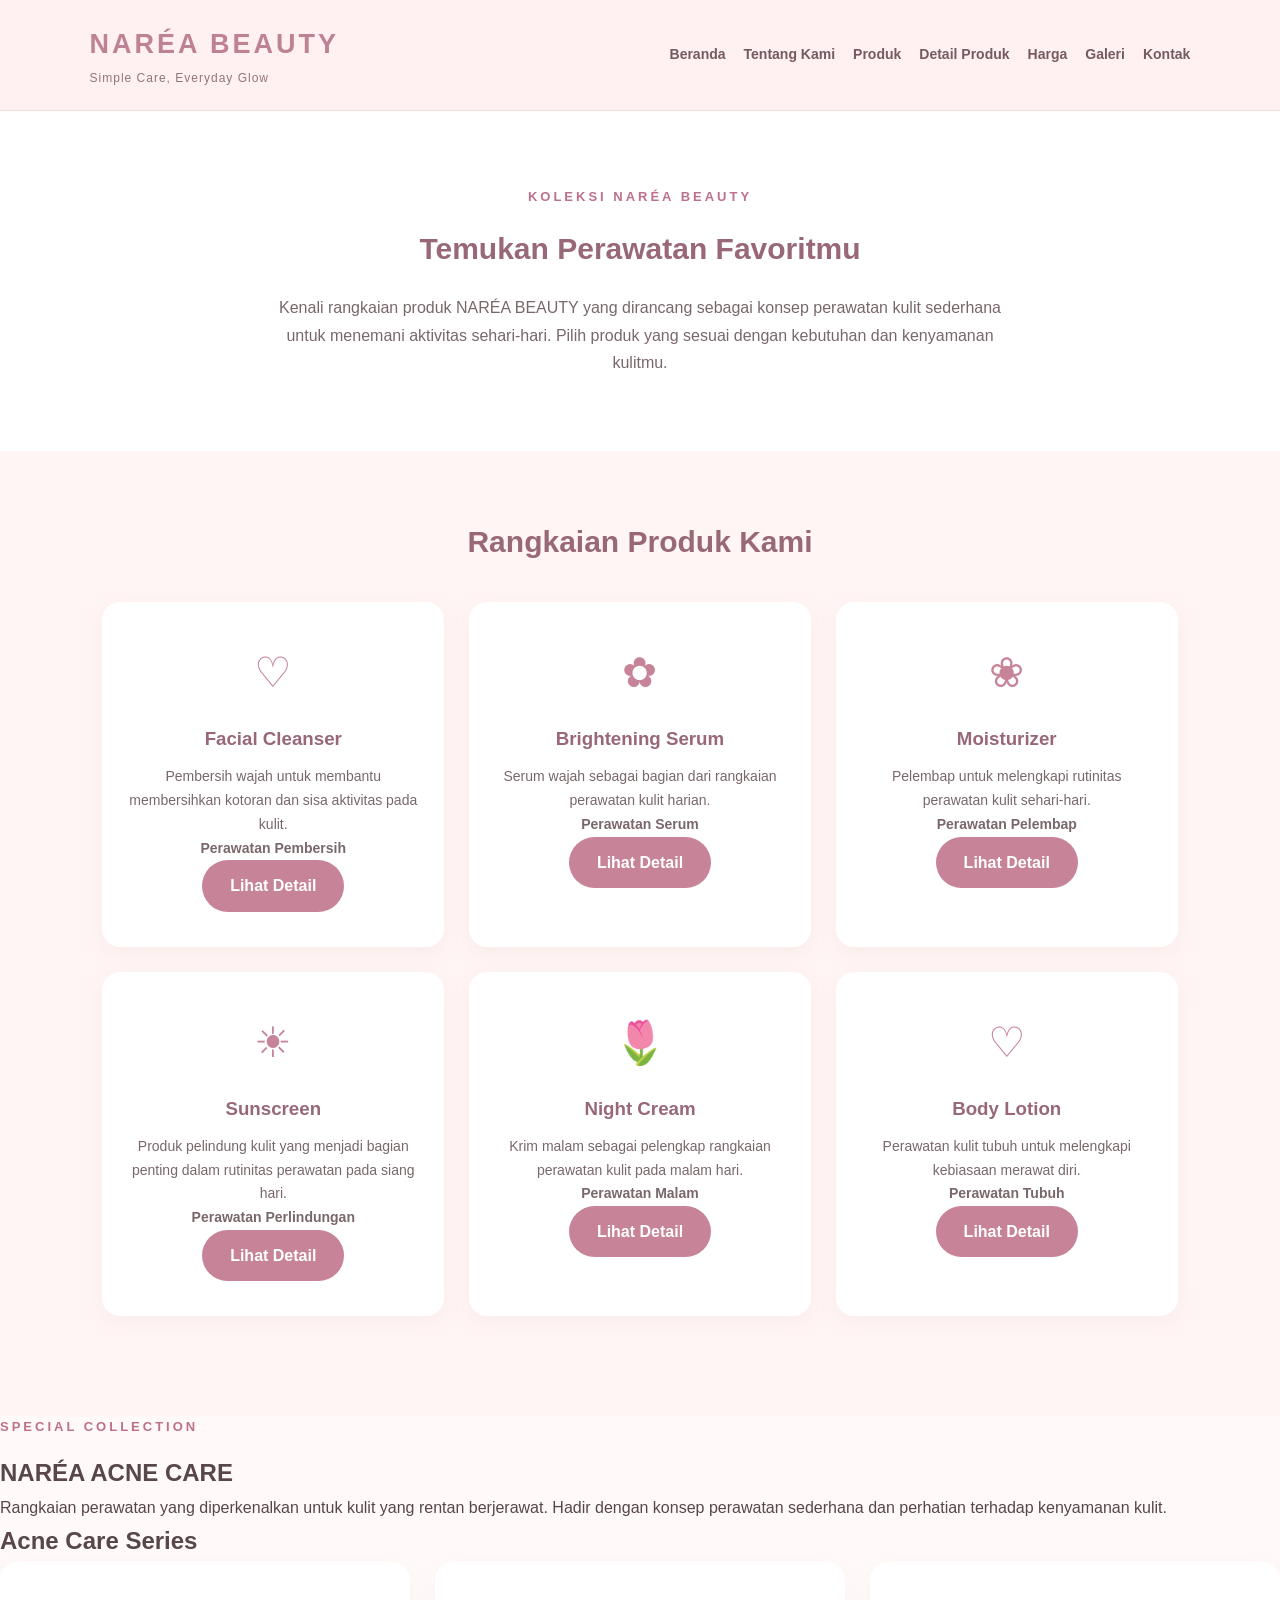
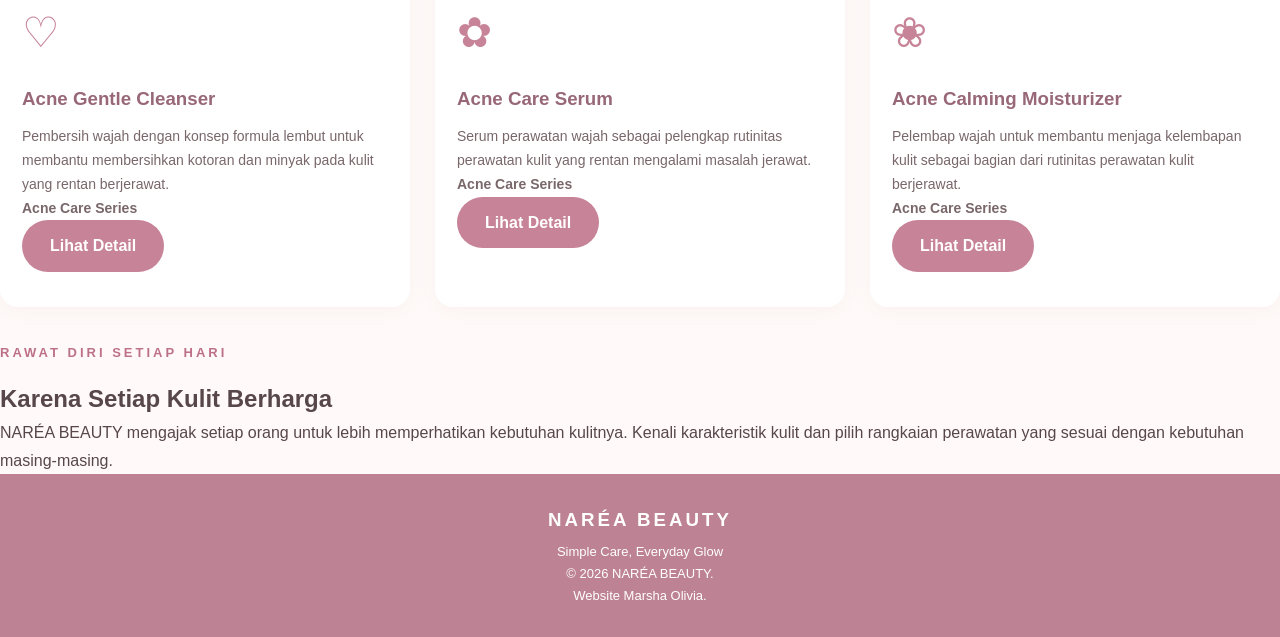
<file: produk.html>
<!DOCTYPE html>
<html lang="id">
<head>
    <meta charset="UTF-8">
    <meta name="viewport" content="width=device-width, initial-scale=1.0">
    <title>Produk - NARÉA BEAUTY</title>

    <link rel="stylesheet" href="css/style.css">
    <script src="js/script.js" defer></script>
</head>
<body>

    <!-- HEADER -->
    <header id="marsha_header">
        <div class="marsha_logo">
            <h1>NARÉA BEAUTY</h1>
            <p>Simple Care, Everyday Glow</p>
        </div>

        <nav class="marsha_nav">
            <a href="index.html">Beranda</a>
            <a href="tentang.html">Tentang Kami</a>
            <a href="produk.html">Produk</a>
            <a href="detail-produk.html">Detail Produk</a>
            <a href="harga.html">Harga</a>
            <a href="galeri.html">Galeri</a>
            <a href="kontak.html">Kontak</a>
        </nav>
    </header>

    <main>

        <!-- PEMBUKA HALAMAN -->
        <section id="marsha_intro">
            <p class="marsha_subtitle">KOLEKSI NARÉA BEAUTY</p>

            <h2>Temukan Perawatan Favoritmu</h2>

            <p>
                Kenali rangkaian produk NARÉA BEAUTY yang
                dirancang sebagai konsep perawatan kulit
                sederhana untuk menemani aktivitas sehari-hari.
                Pilih produk yang sesuai dengan kebutuhan
                dan kenyamanan kulitmu.
            </p>
        </section>

        <!-- KOLEKSI PRODUK UTAMA -->
        <section id="marsha_feature">

            <h2>Rangkaian Produk Kami</h2>

            <div class="marsha_cards">

                <article class="marsha_card">
                    <div class="marsha_card_icon">♡</div>
                    <h3>Facial Cleanser</h3>
                    <p>
                        Pembersih wajah untuk membantu
                        membersihkan kotoran dan sisa
                        aktivitas pada kulit.
                    </p>
                    <p><strong>Perawatan Pembersih</strong></p>
                    <a href="detail-produk.html" class="marsha_button">
                        Lihat Detail
                    </a>
                </article>

                <article class="marsha_card">
                    <div class="marsha_card_icon">✿</div>
                    <h3>Brightening Serum</h3>
                    <p>
                        Serum wajah sebagai bagian dari
                        rangkaian perawatan kulit harian.
                    </p>
                    <p><strong>Perawatan Serum</strong></p>
                    <a href="detail-produk.html" class="marsha_button">
                        Lihat Detail
                    </a>
                </article>

                <article class="marsha_card">
                    <div class="marsha_card_icon">❀</div>
                    <h3>Moisturizer</h3>
                    <p>
                        Pelembap untuk melengkapi rutinitas
                        perawatan kulit sehari-hari.
                    </p>
                    <p><strong>Perawatan Pelembap</strong></p>
                    <a href="detail-produk.html" class="marsha_button">
                        Lihat Detail
                    </a>
                </article>

                <article class="marsha_card">
                    <div class="marsha_card_icon">☀</div>
                    <h3>Sunscreen</h3>
                    <p>
                        Produk pelindung kulit yang menjadi
                        bagian penting dalam rutinitas
                        perawatan pada siang hari.
                    </p>
                    <p><strong>Perawatan Perlindungan</strong></p>
                    <a href="detail-produk.html" class="marsha_button">
                        Lihat Detail
                    </a>
                </article>

                <article class="marsha_card">
                    <div class="marsha_card_icon">🌷</div>
                    <h3>Night Cream</h3>
                    <p>
                        Krim malam sebagai pelengkap
                        rangkaian perawatan kulit pada malam hari.
                    </p>
                    <p><strong>Perawatan Malam</strong></p>
                    <a href="detail-produk.html" class="marsha_button">
                        Lihat Detail
                    </a>
                </article>

                <article class="marsha_card">
                    <div class="marsha_card_icon">♡</div>
                    <h3>Body Lotion</h3>
                    <p>
                        Perawatan kulit tubuh untuk
                        melengkapi kebiasaan merawat diri.
                    </p>
                    <p><strong>Perawatan Tubuh</strong></p>
                    <a href="detail-produk.html" class="marsha_button">
                        Lihat Detail
                    </a>
                </article>

            </div>
        </section>

        <!-- PEMBUKA KOLEKSI KHUSUS -->
        <section id="marsha_acne_intro">
            <p class="marsha_subtitle">SPECIAL COLLECTION</p>

            <h2>NARÉA ACNE CARE</h2>

            <p>
                Rangkaian perawatan yang diperkenalkan untuk
                kulit yang rentan berjerawat. Hadir dengan
                konsep perawatan sederhana dan perhatian
                terhadap kenyamanan kulit.
            </p>
        </section>

        <!-- KOLEKSI ACNE CARE -->
        <section id="marsha_acne_feature">

            <h2>Acne Care Series</h2>

            <div class="marsha_cards">

                <article class="marsha_card">
                    <div class="marsha_card_icon">♡</div>
                    <h3>Acne Gentle Cleanser</h3>
                    <p>
                        Pembersih wajah dengan konsep formula
                        lembut untuk membantu membersihkan
                        kotoran dan minyak pada kulit yang
                        rentan berjerawat.
                    </p>
                    <p><strong>Acne Care Series</strong></p>
                    <a href="detail-produk.html" class="marsha_button">
                        Lihat Detail
                    </a>
                </article>

                <article class="marsha_card">
                    <div class="marsha_card_icon">✿</div>
                    <h3>Acne Care Serum</h3>
                    <p>
                        Serum perawatan wajah sebagai pelengkap
                        rutinitas perawatan kulit yang rentan
                        mengalami masalah jerawat.
                    </p>
                    <p><strong>Acne Care Series</strong></p>
                    <a href="detail-produk.html" class="marsha_button">
                        Lihat Detail
                    </a>
                </article>

                <article class="marsha_card">
                    <div class="marsha_card_icon">❀</div>
                    <h3>Acne Calming Moisturizer</h3>
                    <p>
                        Pelembap wajah untuk membantu menjaga
                        kelembapan kulit sebagai bagian dari
                        rutinitas perawatan kulit berjerawat.
                    </p>
                    <p><strong>Acne Care Series</strong></p>
                    <a href="detail-produk.html" class="marsha_button">
                        Lihat Detail
                    </a>
                </article>

            </div>
        </section>

        <!-- PENUTUP -->
        <section id="marsha_closing_intro">
            <p class="marsha_subtitle">RAWAT DIRI SETIAP HARI</p>

            <h2>Karena Setiap Kulit Berharga</h2>

            <p>
                NARÉA BEAUTY mengajak setiap orang untuk
                lebih memperhatikan kebutuhan kulitnya.
                Kenali karakteristik kulit dan pilih
                rangkaian perawatan yang sesuai dengan
                kebutuhan masing-masing.
            </p>
        </section>

    </main>

    <!-- FOOTER -->
    <footer id="marsha_footer">
        <h3>NARÉA BEAUTY</h3>
        <p>Simple Care, Everyday Glow</p>
        <p>&copy; <span id="marsha_year"></span> NARÉA BEAUTY.</p>
        <p>Website Marsha Olivia.</p>
    </footer>

</body>
</html>
</file>
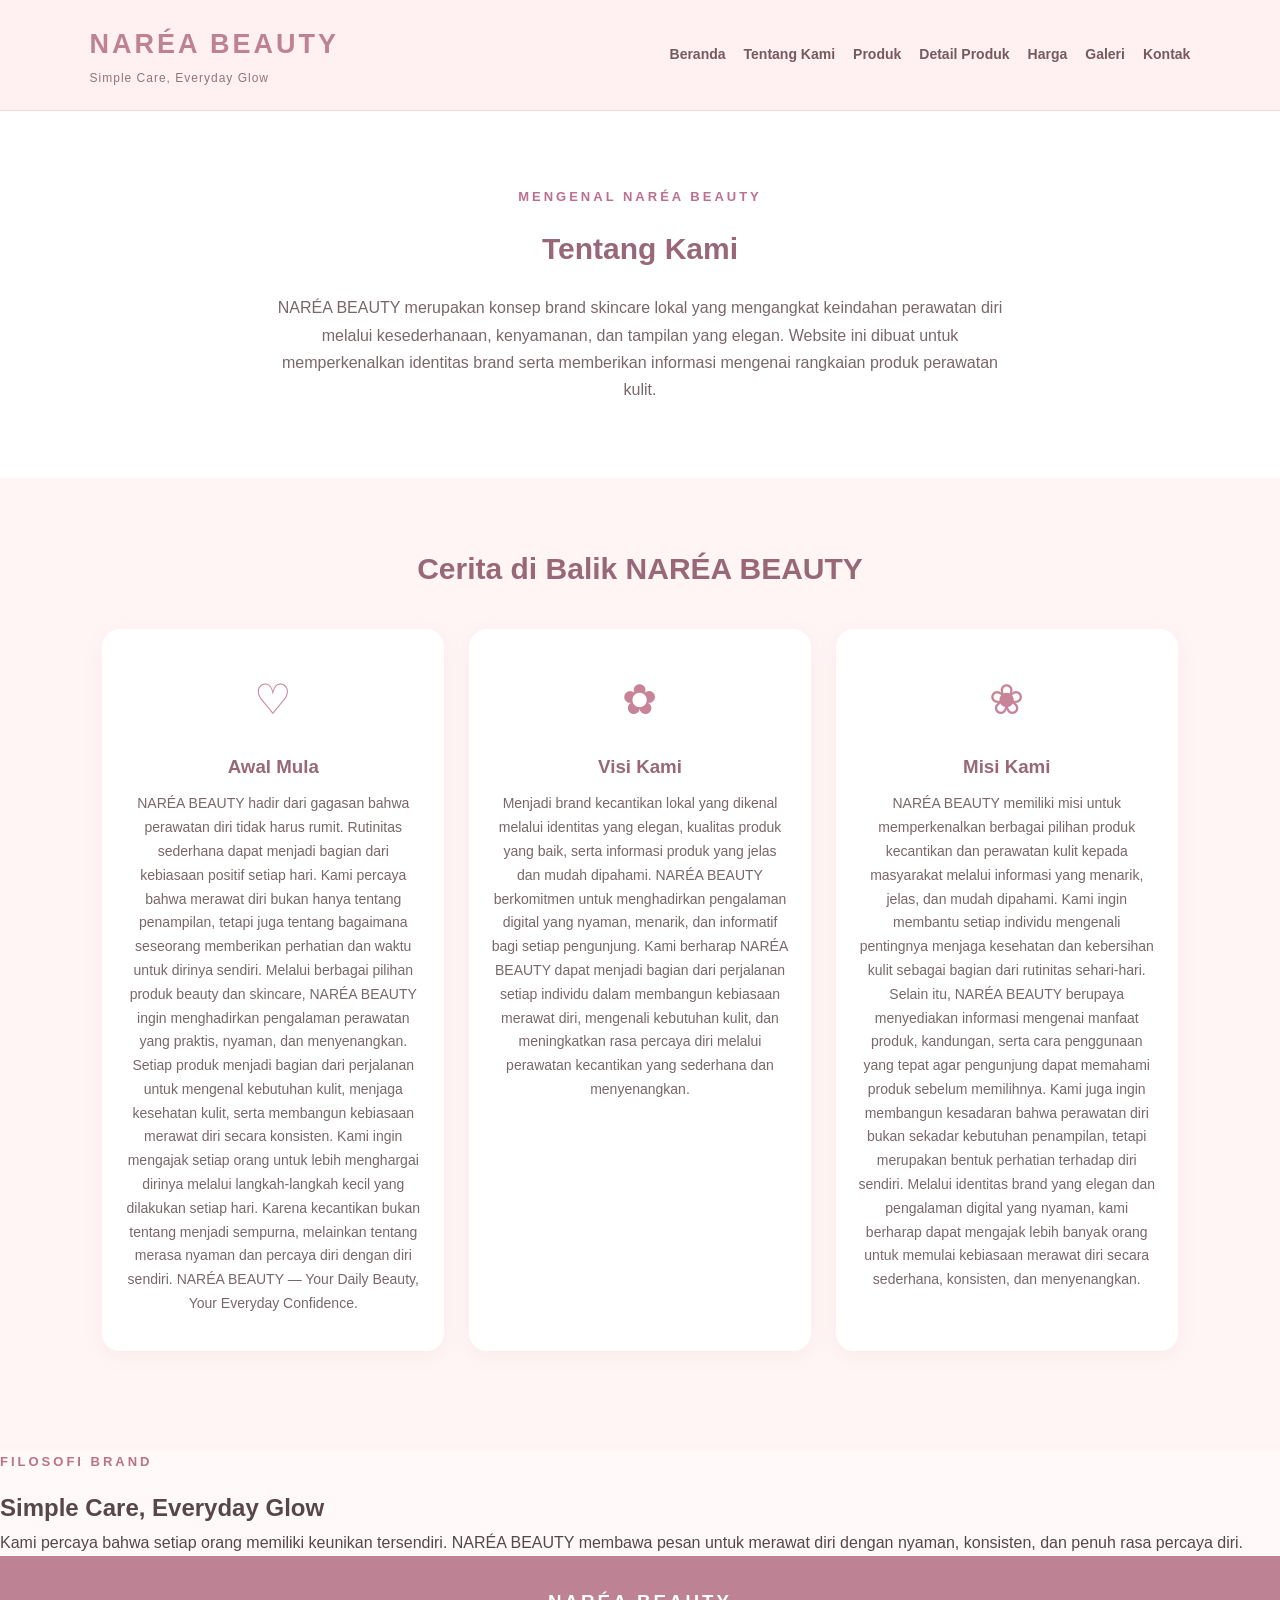
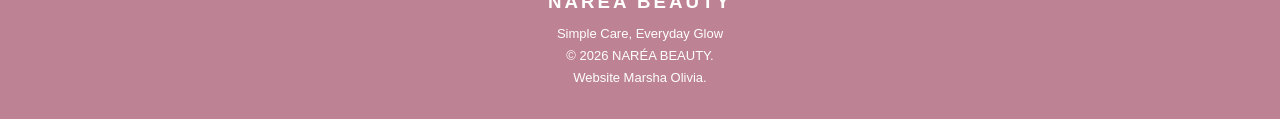
<file: tentang.html>
<!DOCTYPE html>
<html lang="id">
<head>
    <meta charset="UTF-8">
    <meta name="viewport" content="width=device-width, initial-scale=1.0">
    <title>Tentang Kami - NARÉA BEAUTY</title>
    <link rel="stylesheet" href="css/style.css">
    <script src="js/script.js" defer></script>
</head>
<body>

    <header id="marsha_header">
        <div class="marsha_logo">
            <h1>NARÉA BEAUTY</h1>
            <p>Simple Care, Everyday Glow</p>
        </div>

        <nav class="marsha_nav">
            <a href="index.html">Beranda</a>
            <a href="tentang.html">Tentang Kami</a>
            <a href="produk.html">Produk</a>
            <a href="detail-produk.html">Detail Produk</a>
            <a href="harga.html">Harga</a>
            <a href="galeri.html">Galeri</a>
            <a href="kontak.html">Kontak</a>
        </nav>
    </header>

    <main>
        <section id="marsha_intro">
            <p class="marsha_subtitle">MENGENAL NARÉA BEAUTY</p>

            <h2>Tentang Kami</h2>

            <p>
                NARÉA BEAUTY merupakan konsep brand skincare lokal
                yang mengangkat keindahan perawatan diri melalui
                kesederhanaan, kenyamanan, dan tampilan yang elegan.
                Website ini dibuat untuk memperkenalkan identitas
                brand serta memberikan informasi mengenai rangkaian
                produk perawatan kulit.
            </p>
        </section>

        <section id="marsha_feature">
            <h2>Cerita di Balik NARÉA BEAUTY</h2>

            <div class="marsha_cards">
                <article class="marsha_card">
                    <div class="marsha_card_icon">♡</div>
                    <h3>Awal Mula</h3>
                    <p>
                        NARÉA BEAUTY hadir dari gagasan bahwa perawatan diri tidak harus rumit.
                        Rutinitas sederhana dapat menjadi bagian dari kebiasaan positif setiap hari.
                        Kami percaya bahwa merawat diri bukan hanya tentang penampilan,
                        tetapi juga tentang bagaimana seseorang memberikan perhatian dan waktu untuk dirinya sendiri.
                        Melalui berbagai pilihan produk beauty dan skincare, NARÉA BEAUTY ingin menghadirkan pengalaman perawatan yang praktis, nyaman, dan menyenangkan.
                        Setiap produk menjadi bagian dari perjalanan untuk mengenal kebutuhan kulit, menjaga kesehatan kulit, serta membangun kebiasaan merawat diri secara konsisten.
                        Kami ingin mengajak setiap orang untuk lebih menghargai dirinya melalui langkah-langkah kecil yang dilakukan setiap hari.
                        Karena kecantikan bukan tentang menjadi sempurna, melainkan tentang merasa nyaman dan percaya diri dengan diri sendiri.
                        NARÉA BEAUTY — Your Daily Beauty, Your Everyday Confidence.
                    </p>
                </article>

                <article class="marsha_card">
                    <div class="marsha_card_icon">✿</div>
                    <h3>Visi Kami</h3>
                    <p>
                        Menjadi brand kecantikan lokal yang dikenal melalui identitas yang elegan, kualitas produk yang baik, serta informasi
                        produk yang jelas dan mudah dipahami. NARÉA BEAUTY berkomitmen untuk menghadirkan pengalaman digital yang nyaman, menarik,
                        dan informatif bagi setiap pengunjung. Kami berharap NARÉA BEAUTY dapat menjadi bagian dari perjalanan setiap individu dalam
                        membangun kebiasaan merawat diri, mengenali kebutuhan kulit, dan meningkatkan rasa percaya diri melalui perawatan kecantikan
                        yang sederhana dan menyenangkan.
                    </p>
                </article>

                <article class="marsha_card">
                    <div class="marsha_card_icon">❀</div>
                    <h3>Misi Kami</h3>
                    <p>
                        NARÉA BEAUTY memiliki misi untuk memperkenalkan berbagai pilihan produk kecantikan
                        dan perawatan kulit kepada masyarakat melalui informasi yang menarik, jelas, dan
                        mudah dipahami. Kami ingin membantu setiap individu mengenali pentingnya menjaga
                        kesehatan dan kebersihan kulit sebagai bagian dari rutinitas sehari-hari.
                        Selain itu, NARÉA BEAUTY berupaya menyediakan informasi mengenai manfaat produk,
                        kandungan, serta cara penggunaan yang tepat agar pengunjung dapat memahami produk
                        sebelum memilihnya. Kami juga ingin membangun kesadaran bahwa perawatan diri bukan
                        sekadar kebutuhan penampilan, tetapi merupakan bentuk perhatian terhadap diri sendiri.
                        Melalui identitas brand yang elegan dan pengalaman digital yang nyaman, kami berharap
                        dapat mengajak lebih banyak orang untuk memulai kebiasaan merawat diri secara sederhana,
                        konsisten, dan menyenangkan.
                    </p>
                </article>
            </div>
        </section>

        <section id="marsha_philosophy_intro">
            <p class="marsha_subtitle">FILOSOFI BRAND</p>
            <h2>Simple Care, Everyday Glow</h2>
            <p>
                Kami percaya bahwa setiap orang memiliki
                keunikan tersendiri. NARÉA BEAUTY membawa
                pesan untuk merawat diri dengan nyaman,
                konsisten, dan penuh rasa percaya diri.
            </p>
        </section>
    </main>

    <footer id="marsha_footer">
        <h3>NARÉA BEAUTY</h3>
        <p>Simple Care, Everyday Glow</p>
        <p>&copy; <span id="marsha_year"></span> NARÉA BEAUTY.</p>
        <p>Website Marsha Olivia.</p>
    </footer>

</body>
</html>
</file>
<file: css/style.css>
/* =================================
   NAREA BEAUTY - STYLE WEBSITE
   Nama: Marsha Olivia
================================= */

* {
    margin: 0;
    padding: 0;
    box-sizing: border-box;
}

body {
    font-family: 'Segoe UI', Arial, sans-serif;
    background-color: #fffaf9;
    color: #57464a;
    line-height: 1.7;
}

/* HEADER */

#marsha_header {
    background-color: #fff0f2;
    padding: 22px 7%;
    display: flex;
    justify-content: space-between;
    align-items: center;
    flex-wrap: wrap;
    gap: 20px;
    border-bottom: 1px solid #f3dadd;
}

.marsha_logo h1 {
    color: #bd8293;
    font-size: 27px;
    letter-spacing: 3px;
}

.marsha_logo p {
    color: #92747b;
    font-size: 12px;
    letter-spacing: 1px;
}

.marsha_nav {
    display: flex;
    flex-wrap: wrap;
    gap: 18px;
}

.marsha_nav a {
    text-decoration: none;
    color: #765a61;
    font-size: 14px;
    font-weight: 600;
    transition: 0.3s;
}

.marsha_nav a:hover {
    color: #c47791;
}

/* HALAMAN BERANDA */

#marsha_hero {
    min-height: 510px;
    padding: 65px 8%;
    display: flex;
    align-items: center;
    justify-content: space-between;
    gap: 45px;
    background: linear-gradient(120deg, #fff0f2, #f9e5df);
}

.marsha_hero_text {
    flex: 1;
}

.marsha_subtitle {
    color: #bd8293;
    font-size: 12px;
    font-weight: bold;
    letter-spacing: 2px;
    margin-bottom: 15px;
}

.marsha_hero_text h2 {
    font-size: 43px;
    line-height: 1.25;
    color: #8f5d6c;
    margin-bottom: 20px;
}

.marsha_hero_text > p:not(.marsha_subtitle) {
    color: #765f62;
    margin-bottom: 28px;
    max-width: 550px;
}

/* ILUSTRASI PRODUK */

.marsha_hero_image {
    flex: 1;
    min-height: 350px;
    display: flex;
    justify-content: center;
    align-items: center;
    background: radial-gradient(circle, #fff 5%, #f3d8dc 75%);
    border-radius: 45% 45% 25% 25%;
}

.marsha_product {
    width: 190px;
    height: 260px;
    background: linear-gradient(145deg, #fff, #f7e5e8);
    border: 2px solid #e9c7ce;
    border-radius: 25px 25px 18px 18px;
    box-shadow: 0 15px 30px #b78c9340;
    display: flex;
    flex-direction: column;
    align-items: center;
    justify-content: center;
    text-align: center;
}

.marsha_product span {
    font-size: 35px;
    color: #c47e91;
}

.marsha_product h3 {
    color: #bd8293;
    font-size: 23px;
    letter-spacing: 3px;
}

.marsha_product p {
    font-size: 10px;
    letter-spacing: 2px;
}

.marsha_product small {
    margin-top: 15px;
    font-size: 9px;
    color: #94757b;
}

/* TOMBOL */

.marsha_button {
    display: inline-block;
    background-color: #c78398;
    color: white;
    padding: 12px 28px;
    border-radius: 30px;
    text-decoration: none;
    font-weight: 600;
    transition: 0.3s;
}

.marsha_button:hover {
    background-color: #a9677d;
    transform: translateY(-3px);
}

/* BAGIAN PERKENALAN */

#marsha_intro {
    padding: 75px 12%;
    text-align: center;
    background-color: #fff;
}

#marsha_intro h2 {
    color: #986878;
    font-size: 30px;
    margin-bottom: 20px;
}

#marsha_intro > p:last-child {
    max-width: 750px;
    margin: auto;
    color: #79676a;
}

/* BAGIAN PRODUK UNGGULAN */

#marsha_feature {
    padding: 65px 8%;
    text-align: center;
    background-color: #fff5f4;
}

#marsha_feature h2 {
    color: #986878;
    font-size: 30px;
    margin-bottom: 35px;
}

.marsha_cards {
    display: grid;
    grid-template-columns: repeat(3, 1fr);
    gap: 25px;
    margin-bottom: 35px;
}

.marsha_card {
    background-color: white;
    padding: 35px 22px;
    border-radius: 18px;
    box-shadow: 0 5px 20px #b78c9315;
    transition: 0.3s;
}

.marsha_card:hover {
    transform: translateY(-7px);
    box-shadow: 0 10px 25px #b78c9330;
}

.marsha_card_icon {
    font-size: 42px;
    color: #c78398;
    margin-bottom: 15px;
}

.marsha_card h3 {
    color: #986878;
    margin-bottom: 10px;
}

.marsha_card p {
    color: #79676a;
    font-size: 14px;
}

/* FOOTER */

#marsha_footer {
    background-color: #bd8293;
    color: white;
    text-align: center;
    padding: 30px 15px;
}

#marsha_footer h3 {
    letter-spacing: 3px;
    margin-bottom: 5px;
}

#marsha_footer p {
    font-size: 13px;
}

/* TAMPILAN RESPONSIF */

@media screen and (max-width: 900px) {
    #marsha_header {
        justify-content: center;
        text-align: center;
    }

    .marsha_nav {
        justify-content: center;
    }

    #marsha_hero {
        padding: 50px 6%;
    }

    .marsha_hero_text h2 {
        font-size: 34px;
    }
}

@media screen and (max-width: 650px) {
    #marsha_hero {
        flex-direction: column;
        text-align: center;
    }

    .marsha_hero_text h2 {
        font-size: 30px;
    }

    .marsha_hero_image {
        width: 100%;
    }

    .marsha_cards {
        grid-template-columns: 1fr;
    }

    .marsha_nav {
        gap: 12px;
    }

    .marsha_nav a {
        font-size: 12px;
    }
}

/* HALAMAN DETAIL PRODUK NAREA BEAUTY */

.marsha_detail_intro {
    background: #fff0f3;
    text-align: center;
    padding: 65px 20px;
}

.marsha_subtitle {
    color: #bd7189;
    font-weight: bold;
    letter-spacing: 3px;
    font-size: 13px;
}

.marsha_detail_intro h2 {
    color: #9f536c;
    font-size: 34px;
    margin: 15px 0;
}

.marsha_detail_intro > p:last-child {
    max-width: 700px;
    margin: auto;
    line-height: 1.8;
    color: #725b62;
}

.marsha_detail_container {
    max-width: 1150px;
    margin: 50px auto;
    padding: 0 25px;
}

.marsha_detail_section {
    margin-bottom: 60px;
}

.marsha_detail_heading {
    text-align: center;
    color: #a95670;
    margin: 30px 0 12px;
    font-size: 27px;
}

.marsha_detail_description {
    text-align: center;
    color: #806b72;
    line-height: 1.7;
    margin: 0 auto 30px;
    max-width: 700px;
}

.marsha_detail_grid {
    display: grid;
    grid-template-columns: repeat(3, 1fr);
    gap: 25px;
}

.marsha_detail_card {
    background: #fff9fa;
    border: 1px solid #f0d5de;
    border-radius: 18px;
    padding: 28px;
    box-shadow: 0 5px 15px rgba(150, 90, 110, 0.08);
    transition: 0.3s;
}

.marsha_detail_card:hover {
    transform: translateY(-5px);
    box-shadow: 0 8px 20px rgba(150, 90, 110, 0.15);
}

.marsha_detail_number {
    background: #f4d4de;
    color: #96516a;
    width: 42px;
    height: 42px;
    border-radius: 50%;
    display: flex;
    align-items: center;
    justify-content: center;
    font-weight: bold;
    margin-bottom: 18px;
}

.marsha_detail_card h3 {
    color: #a95670;
    font-size: 20px;
    margin-bottom: 8px;
}

.marsha_detail_category {
    color: #bd8295;
    font-weight: bold;
    font-size: 13px;
    margin-bottom: 15px;
}

.marsha_detail_card p {
    color: #705e64;
    line-height: 1.7;
    font-size: 14px;
}

.marsha_detail_card h4 {
    color: #a95670;
    margin: 20px 0 8px;
}

.marsha_detail_card ul {
    color: #705e64;
    padding-left: 20px;
    line-height: 1.8;
    font-size: 14px;
}

.marsha_acne_card {
    background: #fff1f4;
}

.marsha_detail_note {
    background: #f9e6ec;
    border-radius: 20px;
    text-align: center;
    padding: 40px 30px;
    margin: 55px 0;
}

.marsha_detail_note h2 {
    color: #a95670;
    margin-bottom: 15px;
}

.marsha_detail_note p {
    color: #705e64;
    line-height: 1.8;
    max-width: 800px;
    margin: 0 auto 25px;
}

/* RESPONSIVE HALAMAN DETAIL */

@media screen and (max-width: 850px) {
    .marsha_detail_grid {
        grid-template-columns: repeat(2, 1fr);
    }
}

@media screen and (max-width: 550px) {
    .marsha_detail_grid {
        grid-template-columns: 1fr;
    }

    .marsha_detail_intro h2 {
        font-size: 26px;
    }

    .marsha_detail_heading {
        font-size: 23px;
    }

    .marsha_detail_card {
        padding: 23px;
    }
}

/* HALAMAN DAFTAR HARGA NAREA BEAUTY */

.marsha_price_intro {
    background: linear-gradient(135deg, #ffe4ec, #fff5f7);
    text-align: center;
    padding: 65px 20px;
}

.marsha_price_label {
    color: #c46b88;
    font-weight: bold;
    letter-spacing: 3px;
}

.marsha_price_intro h2 {
    color: #a94f70;
    font-size: 36px;
    margin: 15px 0;
}

.marsha_price_intro p {
    color: #76515f;
    line-height: 1.8;
    max-width: 650px;
    margin: 10px auto;
}

.marsha_price_container {
    max-width: 1150px;
    margin: 45px auto;
    padding: 0 25px;
}

.marsha_price_heading {
    text-align: center;
    color: #a94f70;
    margin: 45px 0 25px;
    font-size: 27px;
}

.marsha_price_grid {
    display: grid;
    grid-template-columns: repeat(3, 1fr);
    gap: 25px;
}

.marsha_price_card {
    background-color: #fff7f9;
    border: 1px solid #f3d2dc;
    border-radius: 18px;
    padding: 28px 22px;
    text-align: center;
    box-shadow: 0 5px 15px rgba(180, 100, 130, 0.10);
    transition: 0.3s;
}

.marsha_price_card:hover {
    transform: translateY(-5px);
    box-shadow: 0 9px 20px rgba(180, 100, 130, 0.18);
}

.marsha_price_icon {
    display: inline-block;
    background-color: #f7d5e0;
    color: #a94f70;
    padding: 12px 17px;
    border-radius: 50%;
    font-weight: bold;
    margin-bottom: 12px;
}

.marsha_price_card h3 {
    color: #a94f70;
    margin: 12px 0;
    font-size: 20px;
}

.marsha_price_card p {
    color: #765d67;
    line-height: 1.7;
    min-height: 65px;
}

.marsha_price_card strong {
    display: block;
    color: #bd5279;
    font-size: 23px;
    margin: 20px 0;
}

.marsha_price_acne {
    background-color: #fff1f5;
}

.marsha_price_note {
    background-color: #fff0f4;
    border-left: 5px solid #d987a5;
    border-radius: 10px;
    padding: 22px;
    margin-top: 45px;
    color: #76515f;
    line-height: 1.8;
}

.marsha_price_note h3 {
    color: #a94f70;
    margin-top: 0;
}

.marsha_price_back {
    display: flex;
    justify-content: center;
    flex-wrap: wrap;
    gap: 15px;
    margin: 35px 0;
}

/* TAMPILAN TABLET */

@media screen and (max-width: 850px) {
    .marsha_price_grid {
        grid-template-columns: repeat(2, 1fr);
    }
}

/* TAMPILAN HP */

@media screen and (max-width: 550px) {
    .marsha_price_grid {
        grid-template-columns: 1fr;
    }

    .marsha_price_intro h2 {
        font-size: 27px;
    }

    .marsha_price_heading {
        font-size: 23px;
    }

    .marsha_price_container {
        padding: 0 15px;
    }

    .marsha_price_card {
        padding: 25px 18px;
    }
}

/* HALAMAN GALERI NAREA BEAUTY */

.marsha_gallery_intro {
    background: linear-gradient(135deg, #ffe4ec, #fff5f7);
    text-align: center;
    padding: 65px 20px;
}

.marsha_gallery_label {
    color: #c46b88;
    font-weight: bold;
    letter-spacing: 3px;
}

.marsha_gallery_intro h2 {
    color: #a94f70;
    font-size: 36px;
    margin: 15px 0;
}

.marsha_gallery_intro p {
    color: #76515f;
    line-height: 1.8;
    max-width: 700px;
    margin: 10px auto;
}

.marsha_gallery_container {
    max-width: 1150px;
    margin: 45px auto;
    padding: 0 25px;
}

.marsha_gallery_heading {
    color: #a94f70;
    text-align: center;
    font-size: 27px;
    margin: 45px 0 25px;
}

.marsha_gallery_grid {
    display: grid;
    grid-template-columns: repeat(3, 1fr);
    gap: 25px;
}

.marsha_gallery_card {
    background: #fff7f9;
    border: 1px solid #f3d2dc;
    border-radius: 18px;
    overflow: hidden;
    box-shadow: 0 5px 15px rgba(180, 100, 130, 0.10);
    transition: 0.3s;
}

.marsha_gallery_card:hover {
    transform: translateY(-5px);
}

.marsha_gallery_card img {
    width: 100%;
    height: 230px;
    object-fit: cover;
    display: block;
}

.marsha_gallery_card div {
    padding: 18px;
    text-align: center;
}

.marsha_gallery_card h3 {
    color: #a94f70;
    margin: 5px 0 10px;
}

.marsha_gallery_card p {
    color: #765d67;
    line-height: 1.7;
}

.marsha_gallery_quote {
    background: #fff0f4;
    border-radius: 18px;
    padding: 30px;
    margin: 50px 0;
    text-align: center;
    color: #76515f;
    line-height: 1.8;
}

.marsha_gallery_quote h3 {
    color: #a94f70;
    font-size: 25px;
}

/* TAMPILAN TABLET */

@media screen and (max-width: 850px) {
    .marsha_gallery_grid {
        grid-template-columns: repeat(2, 1fr);
    }
}

/* TAMPILAN HP */

@media screen and (max-width: 550px) {
    .marsha_gallery_grid {
        grid-template-columns: 1fr;
    }

    .marsha_gallery_intro h2 {
        font-size: 27px;
    }

    .marsha_gallery_heading {
        font-size: 23px;
    }

    .marsha_gallery_container {
        padding: 0 15px;
    }

    .marsha_gallery_card img {
        height: 210px;
    }
}

/* HALAMAN KONTAK NAREA BEAUTY */

.marsha_contact_intro {
    background: linear-gradient(135deg, #ffe4ec, #fff5f7);
    text-align: center;
    padding: 65px 20px;
}

.marsha_contact_label {
    color: #c46b88;
    font-weight: bold;
    letter-spacing: 2px;
}

.marsha_contact_intro h2 {
    color: #a94f70;
    font-size: 36px;
    margin: 15px 0;
}

.marsha_contact_intro p {
    color: #76515f;
    line-height: 1.8;
    max-width: 700px;
    margin: 10px auto;
}

.marsha_contact_container {
    max-width: 1100px;
    margin: 50px auto;
    padding: 0 25px;
    display: grid;
    grid-template-columns: 0.9fr 1.3fr;
    gap: 30px;
    align-items: start;
}

.marsha_contact_info,
.marsha_contact_form_box {
    background: #fff7f9;
    border: 1px solid #f3d2dc;
    border-radius: 18px;
    padding: 30px;
    box-shadow: 0 5px 15px rgba(180, 100, 130, 0.10);
}

.marsha_contact_info h2,
.marsha_contact_form_box h2 {
    color: #a94f70;
    margin-top: 0;
}

.marsha_contact_info p {
    color: #765d67;
    line-height: 1.8;
}

.marsha_contact_item {
    border-bottom: 1px solid #f0d5de;
    padding: 12px 0;
}

.marsha_contact_item h3 {
    color: #b65f80;
    margin-bottom: 5px;
}

.marsha_contact_item p {
    margin-top: 5px;
}

.marsha_contact_message {
    background: #fff0f4;
    padding: 18px;
    border-radius: 12px;
    margin-top: 25px;
}

.marsha_contact_message h3 {
    color: #a94f70;
}

.marsha_contact_description {
    color: #765d67;
    margin-bottom: 25px;
}

.marsha_form_group {
    margin-bottom: 20px;
}

.marsha_form_group label {
    display: block;
    color: #a94f70;
    font-weight: bold;
    margin-bottom: 8px;
}

.marsha_form_group input,
.marsha_form_group textarea {
    width: 100%;
    padding: 13px;
    border: 1px solid #e9bdcc;
    border-radius: 9px;
    background: white;
    color: #76515f;
    font-family: Arial, sans-serif;
    font-size: 15px;
    box-sizing: border-box;
}

.marsha_form_group input:focus,
.marsha_form_group textarea:focus {
    outline: none;
    border-color: #c46b88;
    box-shadow: 0 0 5px rgba(196, 107, 136, 0.25);
}

.marsha_form_group textarea {
    resize: vertical;
}

.marsha_contact_button {
    background: #c77f98;
    color: white;
    border: none;
    border-radius: 25px;
    padding: 14px 28px;
    font-size: 16px;
    font-weight: bold;
    cursor: pointer;
    transition: 0.3s;
}

.marsha_contact_button:hover {
    background: #a94f70;
}

#marsha_form_result {
    color: #a94f70;
    font-weight: bold;
    line-height: 1.6;
    margin-top: 15px;
}

/* TAMPILAN TABLET */

@media screen and (max-width: 850px) {
    .marsha_contact_container {
        grid-template-columns: 1fr;
    }
}

/* TAMPILAN HP */

@media screen and (max-width: 550px) {
    .marsha_contact_intro h2 {
        font-size: 27px;
    }

    .marsha_contact_container {
        padding: 0 15px;
        margin: 30px auto;
    }

    .marsha_contact_info,
    .marsha_contact_form_box {
        padding: 22px;
    }
}

/* BACKGROUND BERANDA NAREA BEAUTY */

#marsha_hero {
    background-image:
        linear-gradient(
            rgba(255, 255, 255, 0.48),
            rgba(255, 255, 255, 0.48)
        ),
        url('../images/narea-background.png');

    background-size: cover;
    background-position: center;
    background-repeat: no-repeat;

    min-height: 550px;
    display: flex;
    align-items: center;
    position: relative;
}

/* TULISAN BERANDA */

.marsha_hero_text {
    position: relative;
    z-index: 2;
    color: #49372F;
    max-width: 550px;
    padding: 40px;
}

.marsha_hero_text h2 {
    color: #49372F;
}

.marsha_hero_text p {
    color: #59483F;
}

/* MEMPERINDAH HERO BERANDA NAREA */

#marsha_hero {
    display: flex;
    align-items: center;
    justify-content: flex-start;
    min-height: 600px;
    padding: 60px;
    background-size: cover;
    background-position: center;
    border-radius: 15px;
    overflow: hidden;
}

/* MENGHILANGKAN ILUSTRASI PRODUK KANAN */

.marsha_hero_image {
    display: none;
}

/* MEMPERINDAH TULISAN */

.marsha_hero_text {
    max-width: 520px;
    padding: 35px;
    background: rgba(255, 250, 245, 0.82);
    border-radius: 15px;
    position: relative;
    z-index: 2;
}

.marsha_hero_text h2 {
    color: #49372F;
    font-size: 38px;
    line-height: 1.3;
}

.marsha_hero_text p {
    color: #59483F;
    line-height: 1.8;
}
</file>
